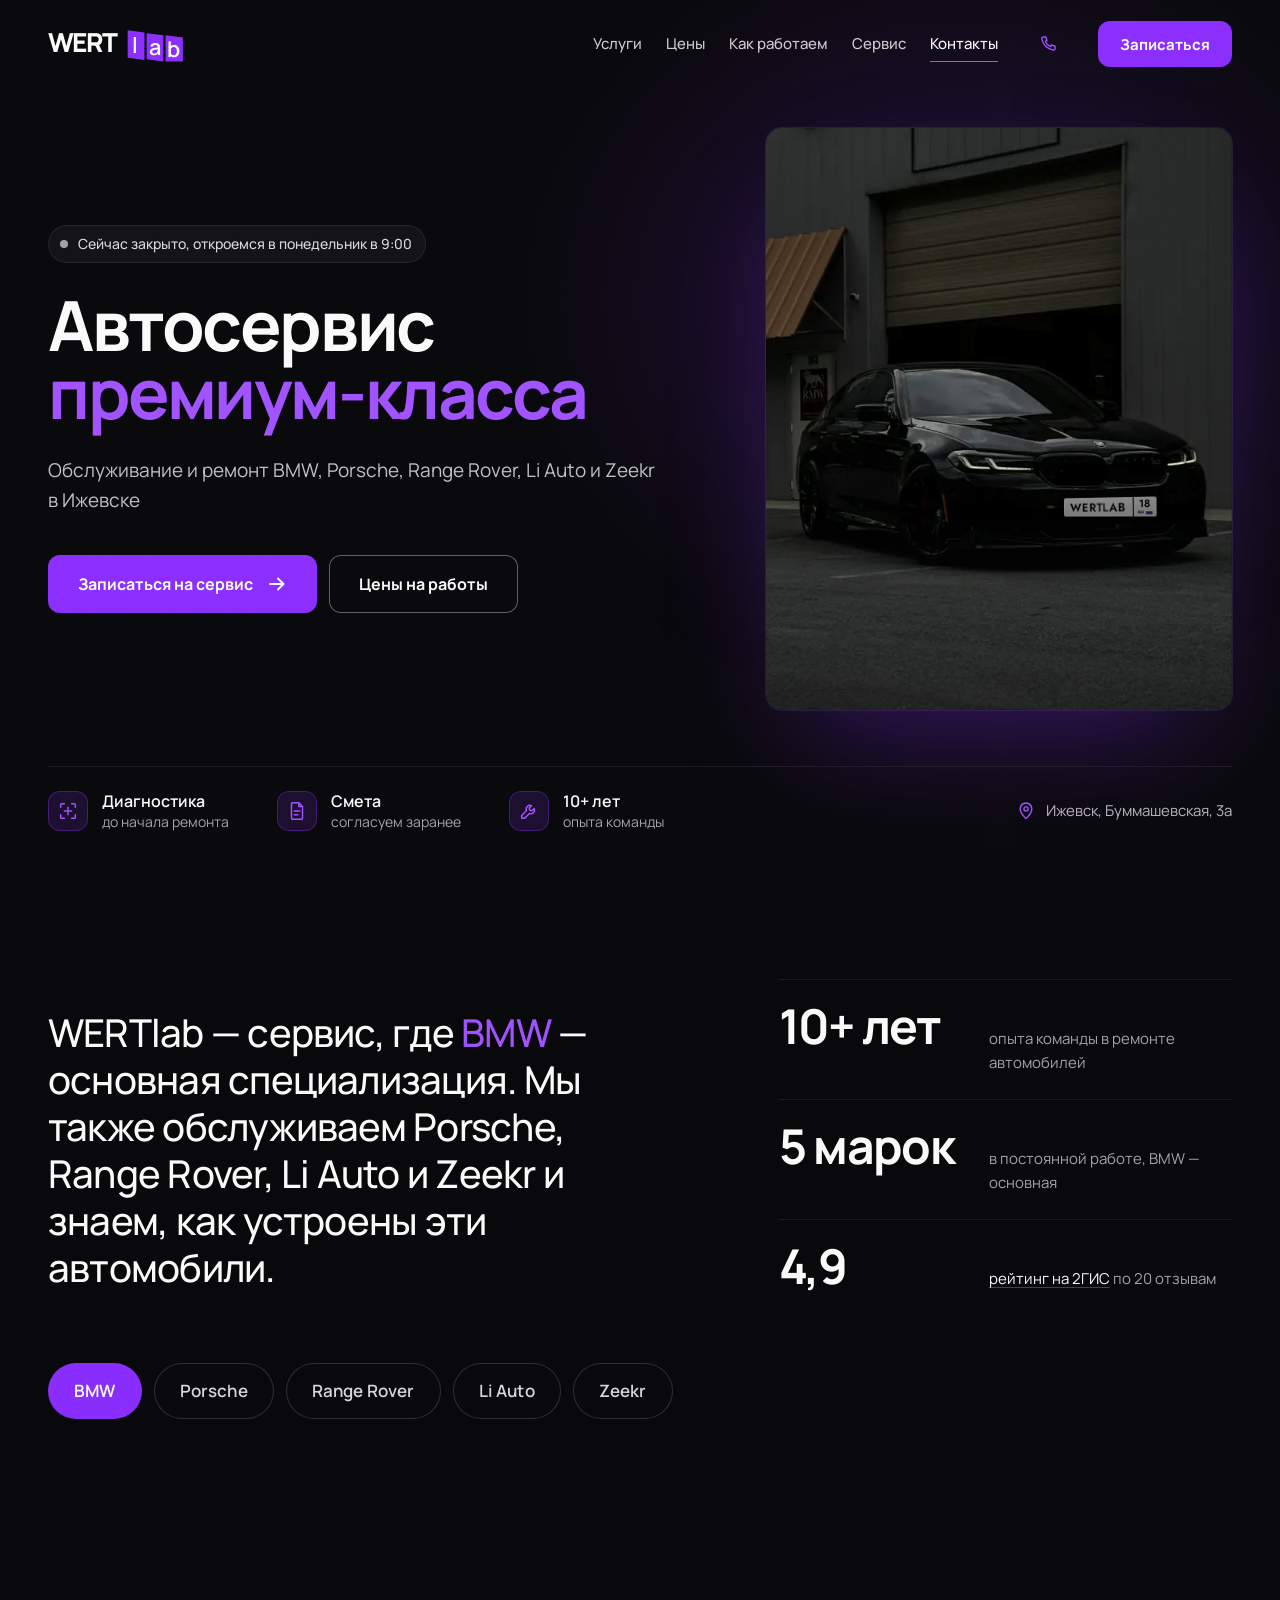
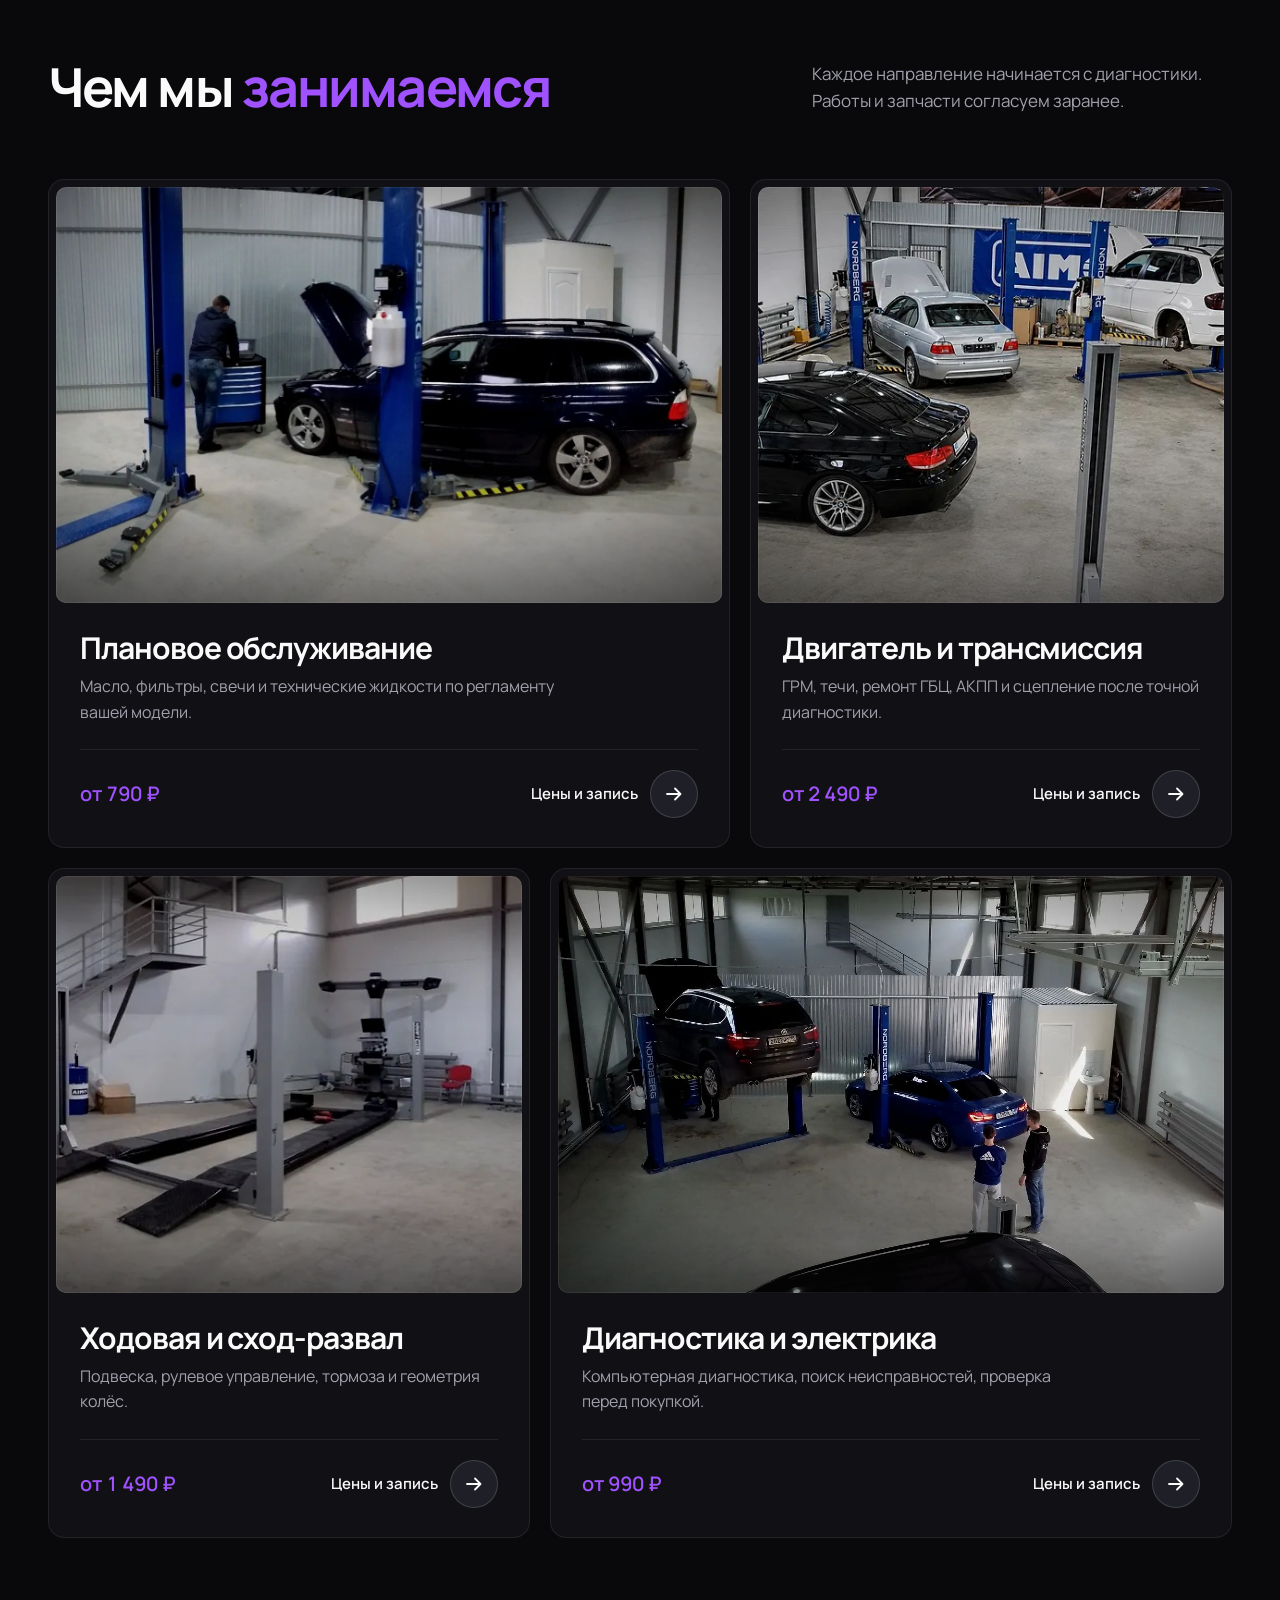
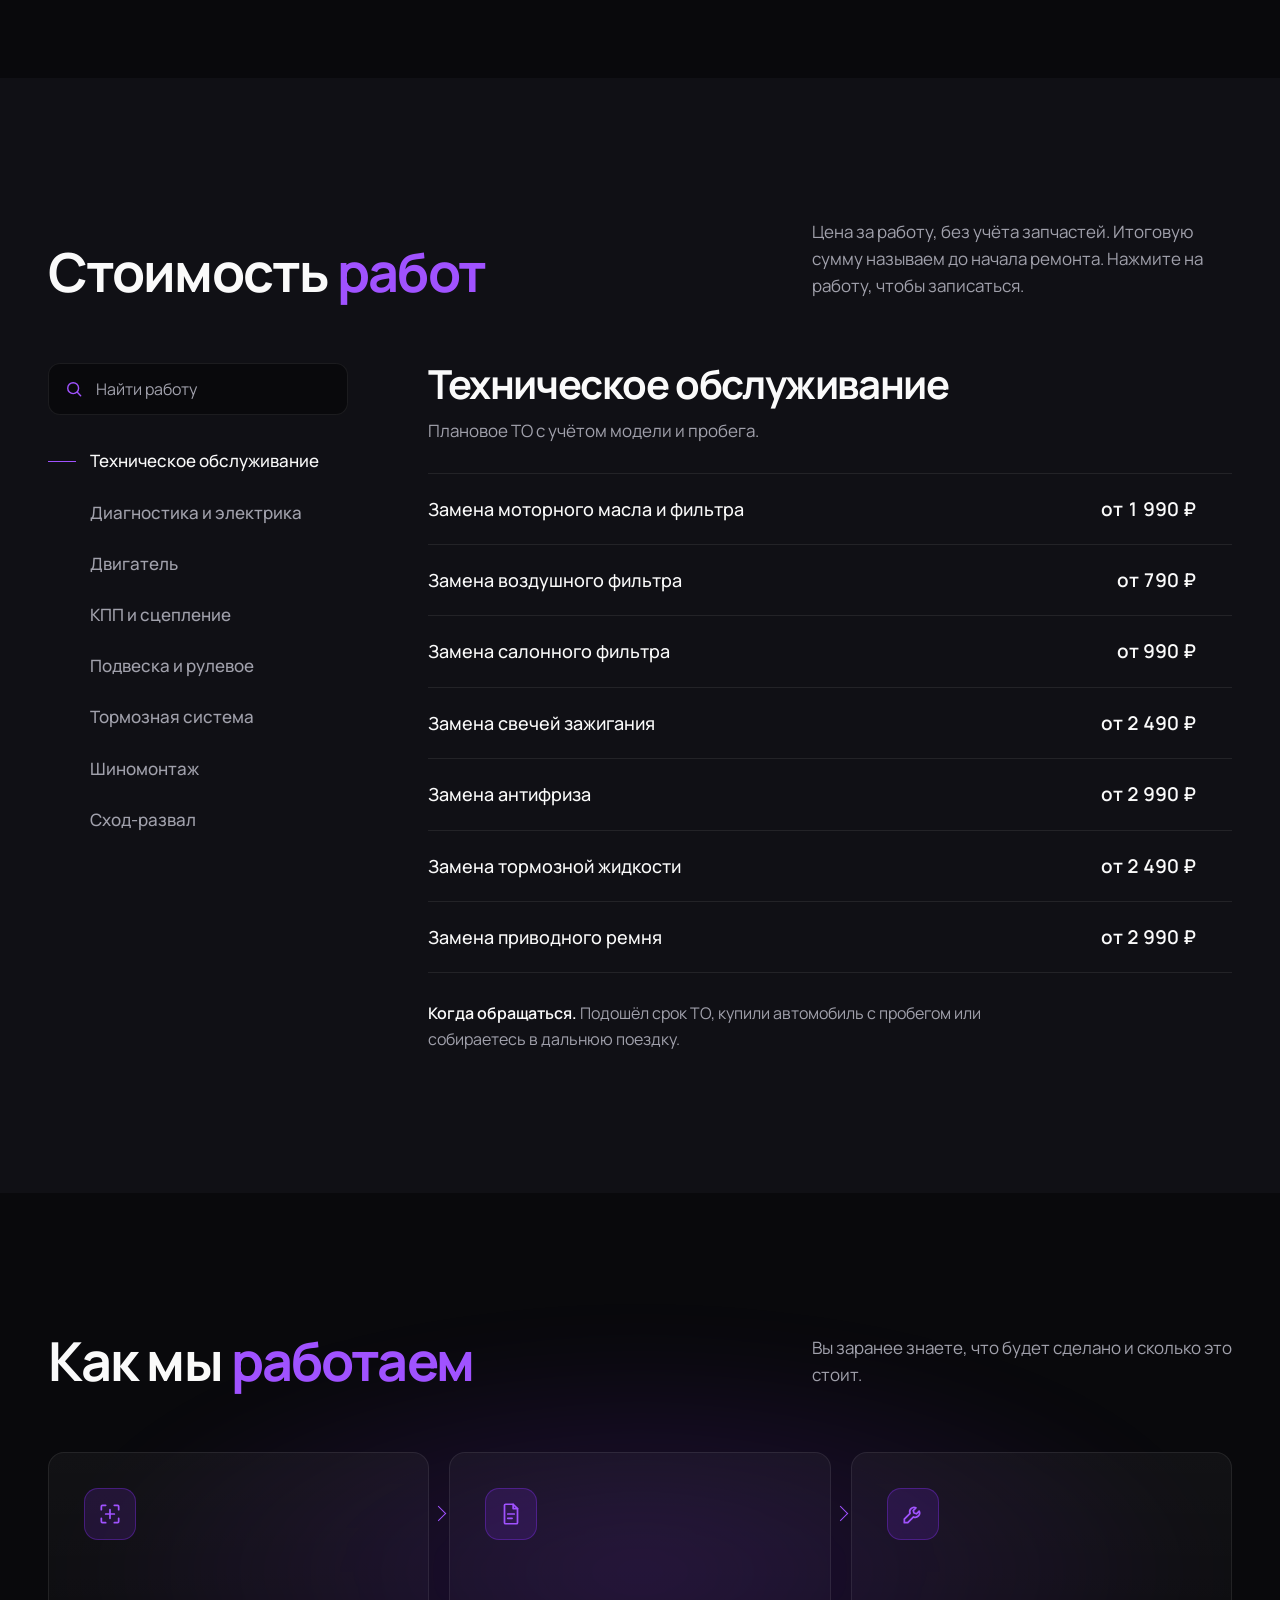
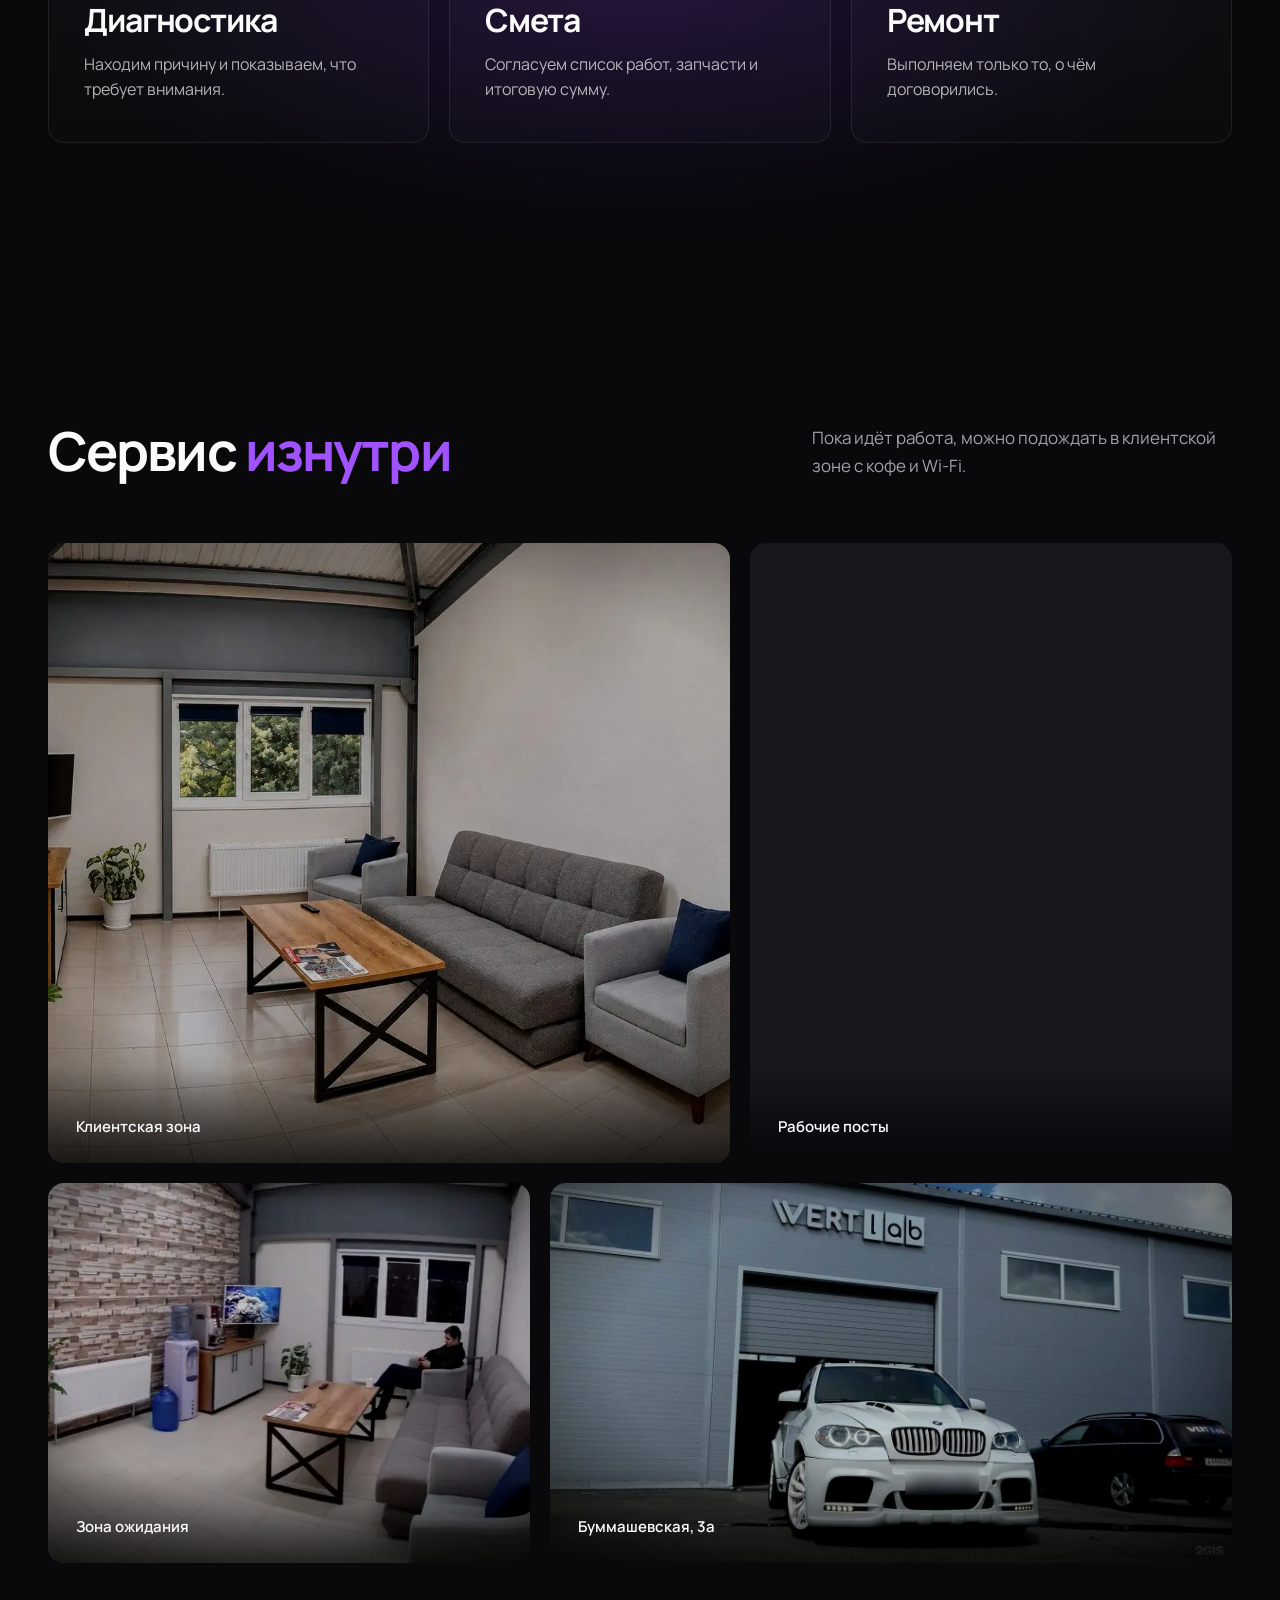
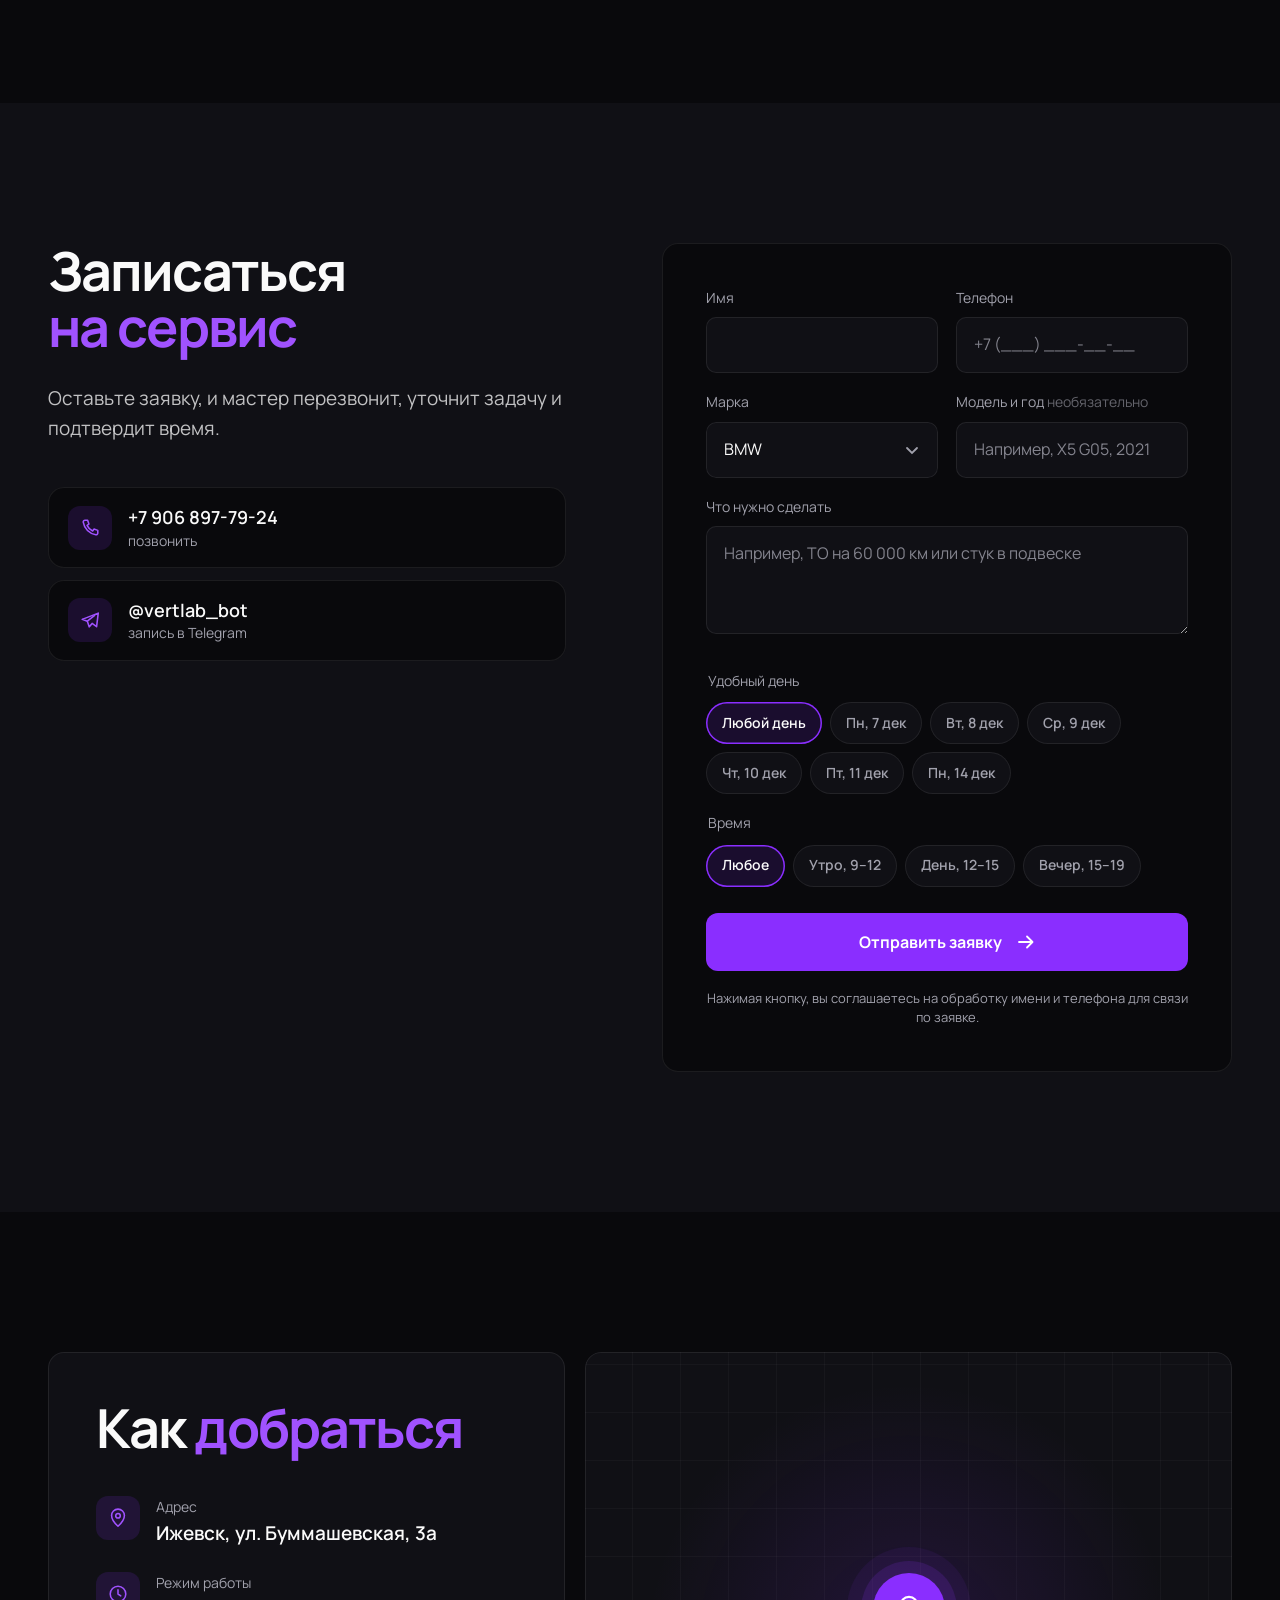
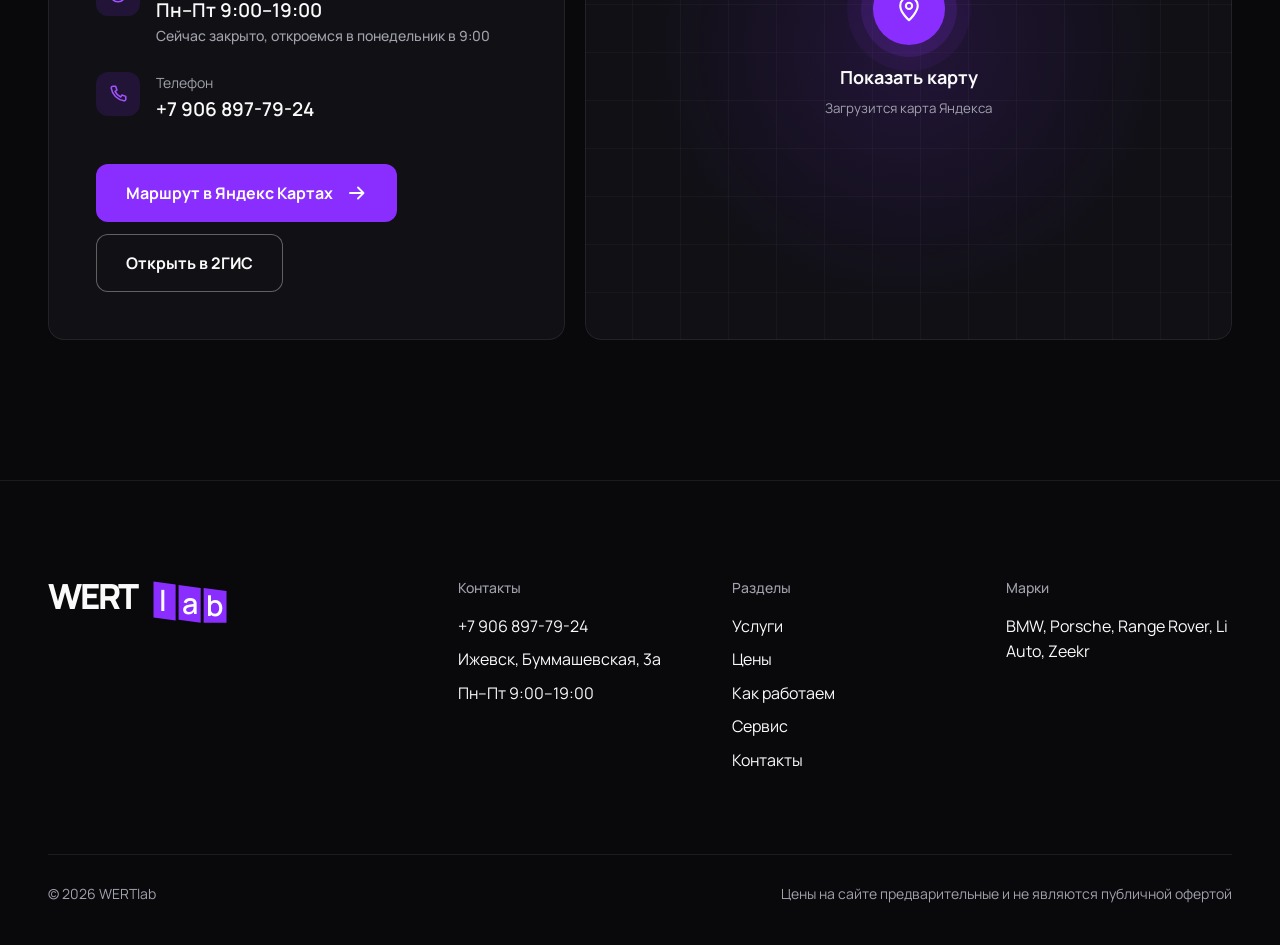
<file: index.html>
<!doctype html>
<html lang="ru">
<head>
<meta charset="utf-8">
<meta name="viewport" content="width=device-width,initial-scale=1,viewport-fit=cover">
<title>WERTlab — автосервис BMW премиум-класса в Ижевске</title>
<meta name="description" content="Обслуживание и ремонт BMW, Porsche, Range Rover, Li Auto и Zeekr в Ижевске. Диагностика до начала ремонта, смета согласуется заранее. Буммашевская, 3а.">
<meta name="theme-color" content="#09090c">
<meta name="color-scheme" content="dark">
<link rel="canonical" href="https://ivanich-neiro.github.io/wertlab-variants/">
<meta property="og:type" content="website"><meta property="og:locale" content="ru_RU"><meta property="og:site_name" content="WERTlab">
<meta property="og:title" content="WERTlab — автосервис премиум-класса в Ижевске"><meta property="og:description" content="BMW, Porsche, Range Rover, Li Auto и Zeekr. Диагностика, ТО и ремонт. Запись онлайн и в Telegram.">
<meta property="og:url" content="https://ivanich-neiro.github.io/wertlab-variants/"><meta property="og:image" content="https://ivanich-neiro.github.io/wertlab-variants/img/og.jpg"><meta property="og:image:width" content="1200"><meta property="og:image:height" content="630">
<meta name="twitter:card" content="summary_large_image">
<link rel="icon" href="favicon.svg" type="image/svg+xml"><link rel="apple-touch-icon" href="img/icon-180.png">
<link rel="preconnect" href="https://fonts.googleapis.com"><link rel="preconnect" href="https://fonts.gstatic.com" crossorigin>
<link rel="stylesheet" href="https://fonts.googleapis.com/css2?family=Manrope:wght@400;500;600;700;800&family=Jost:wght@600&display=swap">
<link rel="preload" as="image" href="img/hero-1200.webp" imagesrcset="img/hero-600.webp 600w, img/hero-1200.webp 1200w" imagesizes="(max-width:1100px) 100vw, 560px" fetchpriority="high">
<link rel="stylesheet" href="site.css?v=mwicpemo">
<script>if(!/[?&]static/.test(location.search))document.documentElement.classList.add('js');if(/tgWebApp/.test(location.hash+location.search)){document.documentElement.classList.add('tg');document.write('<script src="https://telegram.org/js/telegram-web-app.js"><\/script>')}</script>
<script type="application/ld+json">{"@context":"https://schema.org","@type":"AutoRepair","name":"WERTlab","url":"https://ivanich-neiro.github.io/wertlab-variants/","image":"https://ivanich-neiro.github.io/wertlab-variants/img/og.jpg","telephone":"+79068977924","address":{"@type":"PostalAddress","streetAddress":"ул. Буммашевская, 3а","addressLocality":"Ижевск","addressRegion":"Удмуртская Республика","addressCountry":"RU"},"geo":{"@type":"GeoCoordinates","latitude":56.882068,"longitude":53.226512},"openingHoursSpecification":[{"@type":"OpeningHoursSpecification","dayOfWeek":["Monday","Tuesday","Wednesday","Thursday","Friday"],"opens":"09:00","closes":"19:00"}],"priceRange":"₽₽₽","brand":[{"@type":"Brand","name":"BMW"},{"@type":"Brand","name":"Porsche"},{"@type":"Brand","name":"Range Rover"},{"@type":"Brand","name":"Li Auto"},{"@type":"Brand","name":"Zeekr"}],"sameAs":["https://2gis.ru/izhevsk/firm/70000001037240729"]}</script>
</head>
<body>
<a class="skip" href="#main">Перейти к содержанию</a>
<header class="nav" id="nav"><div class="wrap nav-in">
<a href="#top" class="brand" aria-label="WERTlab, на главную"><svg viewBox="0 0 244 62" role="img" aria-label="WERTlab" class="wordmark "><text x="0" y="44" class="wert">WERT</text><g class="lab-blocks"><path d="M143 6 173 10 173 59 143 55Z"/><path d="M177 11 207 15 207 62 177 58Z"/><path d="M211 15 242 19 242 62 211 62Z"/></g><g class="lab-text"><text x="151" y="46">l</text><text x="181" y="50">a</text><text x="214" y="53">b</text></g></svg></a>
<nav class="nav-links" aria-label="Основное меню"><a href="#services">Услуги</a><a href="#prices">Цены</a><a href="#process">Как работаем</a><a href="#studio">Сервис</a><a href="#contacts">Контакты</a></nav>
<a class="nav-phone" href="tel:+79068977924"><svg class="ico" viewBox="0 0 24 24" aria-hidden="true"><path d="M6.6 3.5h2.8l1.4 4.2-2 1.4a12 12 0 0 0 6.1 6.1l1.4-2 4.2 1.4v2.8a2 2 0 0 1-2.2 2A16.6 16.6 0 0 1 4.6 5.7a2 2 0 0 1 2-2.2Z"/></svg><span>+7 906 897-79-24</span></a>
<a class="btn btn-sm nav-cta" href="#booking"><span>Записаться</span></a>
<button class="burger" type="button" aria-label="Открыть меню" aria-expanded="false" aria-controls="menu"><svg viewBox="0 0 24 24" aria-hidden="true"><path d="M4 8h16M4 16h16"/></svg></button>
</div></header>

<div class="menu" id="menu" hidden><div class="menu-in">
<div class="menu-top"><svg viewBox="0 0 244 62" role="img" aria-label="WERTlab" class="wordmark "><text x="0" y="44" class="wert">WERT</text><g class="lab-blocks"><path d="M143 6 173 10 173 59 143 55Z"/><path d="M177 11 207 15 207 62 177 58Z"/><path d="M211 15 242 19 242 62 211 62Z"/></g><g class="lab-text"><text x="151" y="46">l</text><text x="181" y="50">a</text><text x="214" y="53">b</text></g></svg><button class="burger" type="button" data-close aria-label="Закрыть меню"><svg viewBox="0 0 24 24" aria-hidden="true"><path d="M6 6l12 12M18 6 6 18"/></svg></button></div>
<nav aria-label="Мобильное меню"><a href="#services" data-close>Услуги</a><a href="#prices" data-close>Цены</a><a href="#process" data-close>Как работаем</a><a href="#studio" data-close>Сервис</a><a href="#contacts" data-close>Контакты</a></nav>
<div class="menu-foot"><a class="btn btn-wide" href="#booking" data-close><span>Записаться на сервис</span><svg class="arr" viewBox="0 0 20 20" aria-hidden="true"><path d="M3 10h13M11 4.5 16.5 10 11 15.5"/></svg></a><a class="btn btn-ghost btn-wide" href="tel:+79068977924"><span>+7 906 897-79-24</span></a><p>Ижевск, ул. Буммашевская, 3а<br>Пн–Пт 9:00–19:00</p></div>
</div></div>

<main id="main">
<section class="hero" id="top"><div class="wrap hero-grid">
<div class="hero-copy">
<p class="status rv" data-status><i></i><span>Пн–Пт 9:00–19:00</span></p>
<h1 class="rv">Автосервис<br><em>премиум-класса</em></h1>
<p class="lead rv">Обслуживание и ремонт BMW, Porsche, Range Rover, Li Auto и Zeekr в Ижевске</p>
<div class="actions rv"><a class="btn" href="#booking"><span>Записаться на сервис</span><svg class="arr" viewBox="0 0 20 20" aria-hidden="true"><path d="M3 10h13M11 4.5 16.5 10 11 15.5"/></svg></a><a class="btn btn-ghost" href="#prices"><span>Цены на работы</span></a></div>
</div>
<figure class="hero-photo"><img src="img/hero-600.webp" srcset="img/hero-600.webp 600w, img/hero-1200.webp 1200w" sizes="(max-width:1100px) 100vw, 560px" alt="Чёрный BMW 5 серии с номером WERTLAB 18" fetchpriority="high" ><span class="plate" aria-hidden="true"><span class="pl-main">WERTLAB</span><span class="pl-reg"><b>18</b><small>RUS<i></i></small></span></span></figure>
</div>
<div class="wrap hero-bar"><ul class="feats">
<li><svg viewBox="0 0 24 24" aria-hidden="true"><path d="M4 8V5a1 1 0 0 1 1-1h3M16 4h3a1 1 0 0 1 1 1v3M20 16v3a1 1 0 0 1-1 1h-3M8 20H5a1 1 0 0 1-1-1v-3"/><path d="M8 12h8M12 8v8"/></svg><span><b>Диагностика</b>до начала ремонта</span></li>
<li><svg viewBox="0 0 24 24" aria-hidden="true"><path d="M7 3h7l4 4v13a1 1 0 0 1-1 1H7a1 1 0 0 1-1-1V4a1 1 0 0 1 1-1Z"/><path d="M14 3v4h4M9 12h6M9 16h4"/></svg><span><b>Смета</b>согласуем заранее</span></li>
<li><svg viewBox="0 0 24 24" aria-hidden="true"><path d="M14.7 6.3a4 4 0 0 0-5.4 5.2L4 16.8V20h3.2l5.3-5.3a4 4 0 0 0 5.2-5.4l-2.5 2.5-2.3-.7-.7-2.3Z"/></svg><span><b>10+ лет</b>опыта команды</span></li></ul>
<a class="hb-addr" href="https://2gis.ru/izhevsk/firm/70000001037240729" target="_blank" rel="noopener"><svg class="ico" viewBox="0 0 24 24" aria-hidden="true"><path d="M12 21s7-6.2 7-11.7A7 7 0 0 0 5 9.3C5 14.8 12 21 12 21Z"/><circle cx="12" cy="9.5" r="2.5"/></svg>Ижевск, Буммашевская, 3а</a></div>
</section>

<section class="intro section"><div class="wrap intro-grid">
<p class="statement rv">WERTlab — сервис, где <em>BMW</em> — основная специализация. Мы также обслуживаем Porsche, Range Rover, Li Auto и Zeekr и знаем, как устроены эти автомобили.</p>
<dl class="facts rv"><div><dt>10+ лет</dt><dd>опыта команды в ремонте автомобилей</dd></div><div><dt>5 марок</dt><dd>в постоянной работе, BMW — основная</dd></div><div><dt>4,9</dt><dd><a href="https://2gis.ru/izhevsk/firm/70000001037240729" target="_blank" rel="noopener">рейтинг на 2ГИС</a> по 20 отзывам</dd></div></dl>
</div>
<div class="wrap brands rv" aria-label="Марки на обслуживании"><span class="main">BMW</span><span class="">Porsche</span><span class="">Range Rover</span><span class="">Li Auto</span><span class="">Zeekr</span></div>
</section>

<section class="section" id="services"><div class="wrap">
<div class="head rv"><h2>Чем мы <em>занимаемся</em></h2><p>Каждое направление начинается с диагностики. Работы и запчасти согласуем заранее.</p></div>
<div class="tiles"><a class="tile t0 rv" href="#prices" data-cat="maintenance"><figure class="ph"><img src="img/service-maintenance-720.webp" srcset="img/service-maintenance-720.webp 720w, img/service-maintenance-1440.webp 1440w" sizes="(max-width:760px) 100vw, (max-width:1100px) 50vw, 58vw" alt="Мастер обслуживает BMW 5 серии на подъёмнике" loading="lazy" decoding="async" ></figure>
<div class="tile-body"><h3>Плановое обслуживание</h3><p>Масло, фильтры, свечи и технические жидкости по регламенту вашей модели.</p><span class="tile-foot"><b>от 790 ₽</b><span class="tile-go"><span>Цены и запись</span><i><svg class="arr" viewBox="0 0 20 20" aria-hidden="true"><path d="M3 10h13M11 4.5 16.5 10 11 15.5"/></svg></i></span></span></div></a><a class="tile t1 rv" href="#prices" data-cat="engine"><figure class="ph"><img src="img/service-engine-720.webp" srcset="img/service-engine-720.webp 720w, img/service-engine-1440.webp 1440w" sizes="(max-width:760px) 100vw, (max-width:1100px) 50vw, 42vw" alt="Автомобили BMW на постах ремонта" loading="lazy" decoding="async" ></figure>
<div class="tile-body"><h3>Двигатель и трансмиссия</h3><p>ГРМ, течи, ремонт ГБЦ, АКПП и сцепление после точной диагностики.</p><span class="tile-foot"><b>от 2 490 ₽</b><span class="tile-go"><span>Цены и запись</span><i><svg class="arr" viewBox="0 0 20 20" aria-hidden="true"><path d="M3 10h13M11 4.5 16.5 10 11 15.5"/></svg></i></span></span></div></a><a class="tile t2 rv" href="#prices" data-cat="suspension"><figure class="ph"><img src="img/service-suspension-720.webp" srcset="img/service-suspension-720.webp 720w, img/service-suspension-1440.webp 1440w" sizes="(max-width:760px) 100vw, (max-width:1100px) 50vw, 42vw" alt="Стенд сход-развала" loading="lazy" decoding="async" ></figure>
<div class="tile-body"><h3>Ходовая и сход-развал</h3><p>Подвеска, рулевое управление, тормоза и геометрия колёс.</p><span class="tile-foot"><b>от 1 490 ₽</b><span class="tile-go"><span>Цены и запись</span><i><svg class="arr" viewBox="0 0 20 20" aria-hidden="true"><path d="M3 10h13M11 4.5 16.5 10 11 15.5"/></svg></i></span></span></div></a><a class="tile t3 rv" href="#prices" data-cat="diagnostics"><figure class="ph"><img src="img/service-diagnostics-720.webp" srcset="img/service-diagnostics-720.webp 720w, img/service-diagnostics-1440.webp 1440w" sizes="(max-width:760px) 100vw, (max-width:1100px) 50vw, 58vw" alt="Диагностика автомобиля на подъёмнике" loading="lazy" decoding="async" ></figure>
<div class="tile-body"><h3>Диагностика и электрика</h3><p>Компьютерная диагностика, поиск неисправностей, проверка перед покупкой.</p><span class="tile-foot"><b>от 990 ₽</b><span class="tile-go"><span>Цены и запись</span><i><svg class="arr" viewBox="0 0 20 20" aria-hidden="true"><path d="M3 10h13M11 4.5 16.5 10 11 15.5"/></svg></i></span></span></div></a></div>
</div></section>

<section class="section prices-sec" id="prices"><div class="wrap">
<div class="head rv"><h2>Стоимость <em>работ</em></h2><p>Цена за работу, без учёта запчастей. Итоговую сумму называем до начала ремонта. Нажмите на работу, чтобы записаться.</p></div>
<div class="pl rv">
<div class="pl-side">
<label class="pl-search"><svg class="ico" viewBox="0 0 24 24" aria-hidden="true"><circle cx="11" cy="11" r="6.5"/><path d="m16 16 4 4"/></svg><input type="search" id="pl-q" placeholder="Найти работу" autocomplete="off" aria-label="Поиск по прайсу"></label>
<div class="pl-tabs" role="tablist" aria-label="Категории работ"><button type="button" role="tab" class="pl-tab" id="tab-maintenance" data-cat="maintenance" aria-controls="pl-maintenance" aria-selected="true" tabindex="0">Техническое обслуживание</button><button type="button" role="tab" class="pl-tab" id="tab-diagnostics" data-cat="diagnostics" aria-controls="pl-diagnostics" aria-selected="false" tabindex="-1">Диагностика и электрика</button><button type="button" role="tab" class="pl-tab" id="tab-engine" data-cat="engine" aria-controls="pl-engine" aria-selected="false" tabindex="-1">Двигатель</button><button type="button" role="tab" class="pl-tab" id="tab-transmission" data-cat="transmission" aria-controls="pl-transmission" aria-selected="false" tabindex="-1">КПП и сцепление</button><button type="button" role="tab" class="pl-tab" id="tab-suspension" data-cat="suspension" aria-controls="pl-suspension" aria-selected="false" tabindex="-1">Подвеска и рулевое</button><button type="button" role="tab" class="pl-tab" id="tab-brakes" data-cat="brakes" aria-controls="pl-brakes" aria-selected="false" tabindex="-1">Тормозная система</button><button type="button" role="tab" class="pl-tab" id="tab-tires" data-cat="tires" aria-controls="pl-tires" aria-selected="false" tabindex="-1">Шиномонтаж</button><button type="button" role="tab" class="pl-tab" id="tab-alignment" data-cat="alignment" aria-controls="pl-alignment" aria-selected="false" tabindex="-1">Сход-развал</button></div>
</div>
<div class="pl-body" id="pl"><div class="pl-group" id="pl-maintenance" role="tabpanel" aria-labelledby="tab-maintenance" data-group="maintenance" >
<div class="pl-head"><h3>Техническое обслуживание</h3><p>Плановое ТО с учётом модели и пробега.</p></div>
<ul class="pl-rows"><li><button type="button" class="pl-row" data-work="Замена моторного масла и фильтра" data-price="1990" data-group-name="ТО"><span class="pl-name">Замена моторного масла и фильтра</span><span class="pl-price">от 1 990 ₽</span><svg class="arr" viewBox="0 0 20 20" aria-hidden="true"><path d="M3 10h13M11 4.5 16.5 10 11 15.5"/></svg></button></li><li><button type="button" class="pl-row" data-work="Замена воздушного фильтра" data-price="790" data-group-name="ТО"><span class="pl-name">Замена воздушного фильтра</span><span class="pl-price">от 790 ₽</span><svg class="arr" viewBox="0 0 20 20" aria-hidden="true"><path d="M3 10h13M11 4.5 16.5 10 11 15.5"/></svg></button></li><li><button type="button" class="pl-row" data-work="Замена салонного фильтра" data-price="990" data-group-name="ТО"><span class="pl-name">Замена салонного фильтра</span><span class="pl-price">от 990 ₽</span><svg class="arr" viewBox="0 0 20 20" aria-hidden="true"><path d="M3 10h13M11 4.5 16.5 10 11 15.5"/></svg></button></li><li><button type="button" class="pl-row" data-work="Замена свечей зажигания" data-price="2490" data-group-name="ТО"><span class="pl-name">Замена свечей зажигания</span><span class="pl-price">от 2 490 ₽</span><svg class="arr" viewBox="0 0 20 20" aria-hidden="true"><path d="M3 10h13M11 4.5 16.5 10 11 15.5"/></svg></button></li><li><button type="button" class="pl-row" data-work="Замена антифриза" data-price="2990" data-group-name="ТО"><span class="pl-name">Замена антифриза</span><span class="pl-price">от 2 990 ₽</span><svg class="arr" viewBox="0 0 20 20" aria-hidden="true"><path d="M3 10h13M11 4.5 16.5 10 11 15.5"/></svg></button></li><li><button type="button" class="pl-row" data-work="Замена тормозной жидкости" data-price="2490" data-group-name="ТО"><span class="pl-name">Замена тормозной жидкости</span><span class="pl-price">от 2 490 ₽</span><svg class="arr" viewBox="0 0 20 20" aria-hidden="true"><path d="M3 10h13M11 4.5 16.5 10 11 15.5"/></svg></button></li><li><button type="button" class="pl-row" data-work="Замена приводного ремня" data-price="2990" data-group-name="ТО"><span class="pl-name">Замена приводного ремня</span><span class="pl-price">от 2 990 ₽</span><svg class="arr" viewBox="0 0 20 20" aria-hidden="true"><path d="M3 10h13M11 4.5 16.5 10 11 15.5"/></svg></button></li></ul>
<p class="pl-when"><b>Когда обращаться.</b> Подошёл срок ТО, купили автомобиль с пробегом или собираетесь в дальнюю поездку.</p></div><div class="pl-group" id="pl-diagnostics" role="tabpanel" aria-labelledby="tab-diagnostics" data-group="diagnostics" hidden>
<div class="pl-head"><h3>Диагностика и электрика</h3><p>Ищем причину неисправности, а не меняем всё подряд.</p></div>
<ul class="pl-rows"><li><button type="button" class="pl-row" data-work="Компьютерная диагностика" data-price="2490" data-group-name="Диагностика"><span class="pl-name">Компьютерная диагностика</span><span class="pl-price">от 2 490 ₽</span><svg class="arr" viewBox="0 0 20 20" aria-hidden="true"><path d="M3 10h13M11 4.5 16.5 10 11 15.5"/></svg></button></li><li><button type="button" class="pl-row" data-work="Поиск неисправности электрики" data-price="2990" data-group-name="Диагностика"><span class="pl-name">Поиск неисправности электрики</span><span class="pl-price">от 2 990 ₽</span><svg class="arr" viewBox="0 0 20 20" aria-hidden="true"><path d="M3 10h13M11 4.5 16.5 10 11 15.5"/></svg></button></li><li><button type="button" class="pl-row" data-work="Проверка датчика" data-price="1490" data-group-name="Диагностика"><span class="pl-name">Проверка датчика</span><span class="pl-price">от 1 490 ₽</span><svg class="arr" viewBox="0 0 20 20" aria-hidden="true"><path d="M3 10h13M11 4.5 16.5 10 11 15.5"/></svg></button></li><li><button type="button" class="pl-row" data-work="Диагностика системы зажигания" data-price="2490" data-group-name="Диагностика"><span class="pl-name">Диагностика системы зажигания</span><span class="pl-price">от 2 490 ₽</span><svg class="arr" viewBox="0 0 20 20" aria-hidden="true"><path d="M3 10h13M11 4.5 16.5 10 11 15.5"/></svg></button></li><li><button type="button" class="pl-row" data-work="Проверка АКБ и зарядки" data-price="990" data-group-name="Диагностика"><span class="pl-name">Проверка АКБ и зарядки</span><span class="pl-price">от 990 ₽</span><svg class="arr" viewBox="0 0 20 20" aria-hidden="true"><path d="M3 10h13M11 4.5 16.5 10 11 15.5"/></svg></button></li><li><button type="button" class="pl-row" data-work="Проверка перед покупкой" data-price="7990" data-group-name="Диагностика"><span class="pl-name">Проверка перед покупкой</span><span class="pl-price">от 7 990 ₽</span><svg class="arr" viewBox="0 0 20 20" aria-hidden="true"><path d="M3 10h13M11 4.5 16.5 10 11 15.5"/></svg></button></li></ul>
<p class="pl-when"><b>Когда обращаться.</b> Горит ошибка, не работает оборудование или нужна проверка перед покупкой.</p></div><div class="pl-group" id="pl-engine" role="tabpanel" aria-labelledby="tab-engine" data-group="engine" hidden>
<div class="pl-head"><h3>Двигатель</h3><p>Объём ремонта определяем по результатам диагностики.</p></div>
<ul class="pl-rows"><li><button type="button" class="pl-row" data-work="Диагностика двигателя" data-price="2490" data-group-name="Двигатель"><span class="pl-name">Диагностика двигателя</span><span class="pl-price">от 2 490 ₽</span><svg class="arr" viewBox="0 0 20 20" aria-hidden="true"><path d="M3 10h13M11 4.5 16.5 10 11 15.5"/></svg></button></li><li><button type="button" class="pl-row" data-work="Замена цепи ГРМ" data-price="29990" data-group-name="Двигатель"><span class="pl-name">Замена цепи ГРМ</span><span class="pl-price">от 29 990 ₽</span><svg class="arr" viewBox="0 0 20 20" aria-hidden="true"><path d="M3 10h13M11 4.5 16.5 10 11 15.5"/></svg></button></li><li><button type="button" class="pl-row" data-work="Замена ремня ГРМ" data-price="11990" data-group-name="Двигатель"><span class="pl-name">Замена ремня ГРМ</span><span class="pl-price">от 11 990 ₽</span><svg class="arr" viewBox="0 0 20 20" aria-hidden="true"><path d="M3 10h13M11 4.5 16.5 10 11 15.5"/></svg></button></li><li><button type="button" class="pl-row" data-work="Устранение течи масла" data-price="4990" data-group-name="Двигатель"><span class="pl-name">Устранение течи масла</span><span class="pl-price">от 4 990 ₽</span><svg class="arr" viewBox="0 0 20 20" aria-hidden="true"><path d="M3 10h13M11 4.5 16.5 10 11 15.5"/></svg></button></li><li><button type="button" class="pl-row" data-work="Замена термостата" data-price="4990" data-group-name="Двигатель"><span class="pl-name">Замена термостата</span><span class="pl-price">от 4 990 ₽</span><svg class="arr" viewBox="0 0 20 20" aria-hidden="true"><path d="M3 10h13M11 4.5 16.5 10 11 15.5"/></svg></button></li><li><button type="button" class="pl-row" data-work="Ремонт ГБЦ" data-price="24990" data-group-name="Двигатель"><span class="pl-name">Ремонт ГБЦ</span><span class="pl-price">от 24 990 ₽</span><svg class="arr" viewBox="0 0 20 20" aria-hidden="true"><path d="M3 10h13M11 4.5 16.5 10 11 15.5"/></svg></button></li><li><button type="button" class="pl-row" data-work="Капитальный ремонт двигателя" data-price="69990" data-group-name="Двигатель"><span class="pl-name">Капитальный ремонт двигателя</span><span class="pl-price">от 69 990 ₽</span><svg class="arr" viewBox="0 0 20 20" aria-hidden="true"><path d="M3 10h13M11 4.5 16.5 10 11 15.5"/></svg></button></li></ul>
<p class="pl-when"><b>Когда обращаться.</b> Двигатель работает неровно, расходует масло, перегревается или теряет мощность.</p></div><div class="pl-group" id="pl-transmission" role="tabpanel" aria-labelledby="tab-transmission" data-group="transmission" hidden>
<div class="pl-head"><h3>КПП и сцепление</h3><p>АКПП, МКПП, раздаточная коробка и приводы.</p></div>
<ul class="pl-rows"><li><button type="button" class="pl-row" data-work="Диагностика коробки передач" data-price="2490" data-group-name="КПП"><span class="pl-name">Диагностика коробки передач</span><span class="pl-price">от 2 490 ₽</span><svg class="arr" viewBox="0 0 20 20" aria-hidden="true"><path d="M3 10h13M11 4.5 16.5 10 11 15.5"/></svg></button></li><li><button type="button" class="pl-row" data-work="Замена масла в АКПП" data-price="5990" data-group-name="КПП"><span class="pl-name">Замена масла в АКПП</span><span class="pl-price">от 5 990 ₽</span><svg class="arr" viewBox="0 0 20 20" aria-hidden="true"><path d="M3 10h13M11 4.5 16.5 10 11 15.5"/></svg></button></li><li><button type="button" class="pl-row" data-work="Ремонт АКПП" data-price="39990" data-group-name="КПП"><span class="pl-name">Ремонт АКПП</span><span class="pl-price">от 39 990 ₽</span><svg class="arr" viewBox="0 0 20 20" aria-hidden="true"><path d="M3 10h13M11 4.5 16.5 10 11 15.5"/></svg></button></li><li><button type="button" class="pl-row" data-work="Ремонт МКПП" data-price="24990" data-group-name="КПП"><span class="pl-name">Ремонт МКПП</span><span class="pl-price">от 24 990 ₽</span><svg class="arr" viewBox="0 0 20 20" aria-hidden="true"><path d="M3 10h13M11 4.5 16.5 10 11 15.5"/></svg></button></li><li><button type="button" class="pl-row" data-work="Замена сцепления" data-price="21990" data-group-name="КПП"><span class="pl-name">Замена сцепления</span><span class="pl-price">от 21 990 ₽</span><svg class="arr" viewBox="0 0 20 20" aria-hidden="true"><path d="M3 10h13M11 4.5 16.5 10 11 15.5"/></svg></button></li><li><button type="button" class="pl-row" data-work="Замена маховика при снятой КПП" data-price="4990" data-group-name="КПП"><span class="pl-name">Замена маховика при снятой КПП</span><span class="pl-price">от 4 990 ₽</span><svg class="arr" viewBox="0 0 20 20" aria-hidden="true"><path d="M3 10h13M11 4.5 16.5 10 11 15.5"/></svg></button></li><li><button type="button" class="pl-row" data-work="Замена масла в раздаточной коробке" data-price="2490" data-group-name="КПП"><span class="pl-name">Замена масла в раздаточной коробке</span><span class="pl-price">от 2 490 ₽</span><svg class="arr" viewBox="0 0 20 20" aria-hidden="true"><path d="M3 10h13M11 4.5 16.5 10 11 15.5"/></svg></button></li><li><button type="button" class="pl-row" data-work="Замена ШРУСа" data-price="4990" data-group-name="КПП"><span class="pl-name">Замена ШРУСа</span><span class="pl-price">от 4 990 ₽</span><svg class="arr" viewBox="0 0 20 20" aria-hidden="true"><path d="M3 10h13M11 4.5 16.5 10 11 15.5"/></svg></button></li></ul>
<p class="pl-when"><b>Когда обращаться.</b> Рывки, задержки переключения, пробуксовка, гул или вибрации.</p></div><div class="pl-group" id="pl-suspension" role="tabpanel" aria-labelledby="tab-suspension" data-group="suspension" hidden>
<div class="pl-head"><h3>Подвеска и рулевое</h3><p>Проверка ходовой и замена изношенных деталей.</p></div>
<ul class="pl-rows"><li><button type="button" class="pl-row" data-work="Диагностика ходовой части" data-price="1490" data-group-name="Подвеска"><span class="pl-name">Диагностика ходовой части</span><span class="pl-price">от 1 490 ₽</span><svg class="arr" viewBox="0 0 20 20" aria-hidden="true"><path d="M3 10h13M11 4.5 16.5 10 11 15.5"/></svg></button></li><li><button type="button" class="pl-row" data-work="Замена рычага подвески" data-price="2990" data-group-name="Подвеска"><span class="pl-name">Замена рычага подвески</span><span class="pl-price">от 2 990 ₽</span><svg class="arr" viewBox="0 0 20 20" aria-hidden="true"><path d="M3 10h13M11 4.5 16.5 10 11 15.5"/></svg></button></li><li><button type="button" class="pl-row" data-work="Замена сайлентблока" data-price="2490" data-group-name="Подвеска"><span class="pl-name">Замена сайлентблока</span><span class="pl-price">от 2 490 ₽</span><svg class="arr" viewBox="0 0 20 20" aria-hidden="true"><path d="M3 10h13M11 4.5 16.5 10 11 15.5"/></svg></button></li><li><button type="button" class="pl-row" data-work="Замена шаровой опоры" data-price="1990" data-group-name="Подвеска"><span class="pl-name">Замена шаровой опоры</span><span class="pl-price">от 1 990 ₽</span><svg class="arr" viewBox="0 0 20 20" aria-hidden="true"><path d="M3 10h13M11 4.5 16.5 10 11 15.5"/></svg></button></li><li><button type="button" class="pl-row" data-work="Замена рулевого наконечника" data-price="1990" data-group-name="Подвеска"><span class="pl-name">Замена рулевого наконечника</span><span class="pl-price">от 1 990 ₽</span><svg class="arr" viewBox="0 0 20 20" aria-hidden="true"><path d="M3 10h13M11 4.5 16.5 10 11 15.5"/></svg></button></li><li><button type="button" class="pl-row" data-work="Замена амортизатора" data-price="4490" data-group-name="Подвеска"><span class="pl-name">Замена амортизатора</span><span class="pl-price">от 4 490 ₽</span><svg class="arr" viewBox="0 0 20 20" aria-hidden="true"><path d="M3 10h13M11 4.5 16.5 10 11 15.5"/></svg></button></li><li><button type="button" class="pl-row" data-work="Замена ступичного подшипника" data-price="4990" data-group-name="Подвеска"><span class="pl-name">Замена ступичного подшипника</span><span class="pl-price">от 4 990 ₽</span><svg class="arr" viewBox="0 0 20 20" aria-hidden="true"><path d="M3 10h13M11 4.5 16.5 10 11 15.5"/></svg></button></li></ul>
<p class="pl-when"><b>Когда обращаться.</b> Стуки, люфт руля, вибрация, автомобиль хуже держит дорогу.</p></div><div class="pl-group" id="pl-brakes" role="tabpanel" aria-labelledby="tab-brakes" data-group="brakes" hidden>
<div class="pl-head"><h3>Тормозная система</h3><p>Колодки, диски, суппорты и жидкость.</p></div>
<ul class="pl-rows"><li><button type="button" class="pl-row" data-work="Замена тормозных колодок" data-price="2490" data-group-name="Тормоза"><span class="pl-name">Замена тормозных колодок</span><span class="pl-price">от 2 490 ₽</span><svg class="arr" viewBox="0 0 20 20" aria-hidden="true"><path d="M3 10h13M11 4.5 16.5 10 11 15.5"/></svg></button></li><li><button type="button" class="pl-row" data-work="Замена дисков и колодок" data-price="4990" data-group-name="Тормоза"><span class="pl-name">Замена дисков и колодок</span><span class="pl-price">от 4 990 ₽</span><svg class="arr" viewBox="0 0 20 20" aria-hidden="true"><path d="M3 10h13M11 4.5 16.5 10 11 15.5"/></svg></button></li><li><button type="button" class="pl-row" data-work="Обслуживание суппорта" data-price="2990" data-group-name="Тормоза"><span class="pl-name">Обслуживание суппорта</span><span class="pl-price">от 2 990 ₽</span><svg class="arr" viewBox="0 0 20 20" aria-hidden="true"><path d="M3 10h13M11 4.5 16.5 10 11 15.5"/></svg></button></li><li><button type="button" class="pl-row" data-work="Замена тормозного шланга" data-price="1990" data-group-name="Тормоза"><span class="pl-name">Замена тормозного шланга</span><span class="pl-price">от 1 990 ₽</span><svg class="arr" viewBox="0 0 20 20" aria-hidden="true"><path d="M3 10h13M11 4.5 16.5 10 11 15.5"/></svg></button></li><li><button type="button" class="pl-row" data-work="Прокачка тормозной системы" data-price="1990" data-group-name="Тормоза"><span class="pl-name">Прокачка тормозной системы</span><span class="pl-price">от 1 990 ₽</span><svg class="arr" viewBox="0 0 20 20" aria-hidden="true"><path d="M3 10h13M11 4.5 16.5 10 11 15.5"/></svg></button></li></ul>
<p class="pl-when"><b>Когда обращаться.</b> Скрип или биение, увеличился ход педали, загорелся индикатор износа.</p></div><div class="pl-group" id="pl-tires" role="tabpanel" aria-labelledby="tab-tires" data-group="tires" hidden>
<div class="pl-head"><h3>Шиномонтаж</h3><p>Цена зависит от диаметра диска и типа шины.</p></div>
<ul class="pl-rows"><li><button type="button" class="pl-row" data-work="Шиномонтаж 4 колёс R17" data-price="3990" data-group-name="Шиномонтаж"><span class="pl-name">Шиномонтаж 4 колёс R17</span><span class="pl-price">от 3 990 ₽</span><svg class="arr" viewBox="0 0 20 20" aria-hidden="true"><path d="M3 10h13M11 4.5 16.5 10 11 15.5"/></svg></button></li><li><button type="button" class="pl-row" data-work="Шиномонтаж 4 колёс R18" data-price="4490" data-group-name="Шиномонтаж"><span class="pl-name">Шиномонтаж 4 колёс R18</span><span class="pl-price">от 4 490 ₽</span><svg class="arr" viewBox="0 0 20 20" aria-hidden="true"><path d="M3 10h13M11 4.5 16.5 10 11 15.5"/></svg></button></li><li><button type="button" class="pl-row" data-work="Шиномонтаж 4 колёс R19–R20" data-price="5990" data-group-name="Шиномонтаж"><span class="pl-name">Шиномонтаж 4 колёс R19–R20</span><span class="pl-price">от 5 990 ₽</span><svg class="arr" viewBox="0 0 20 20" aria-hidden="true"><path d="M3 10h13M11 4.5 16.5 10 11 15.5"/></svg></button></li><li><button type="button" class="pl-row" data-work="Балансировка колеса" data-price="790" data-group-name="Шиномонтаж"><span class="pl-name">Балансировка колеса</span><span class="pl-price">от 790 ₽</span><svg class="arr" viewBox="0 0 20 20" aria-hidden="true"><path d="M3 10h13M11 4.5 16.5 10 11 15.5"/></svg></button></li><li><button type="button" class="pl-row" data-work="Снятие и установка колеса" data-price="490" data-group-name="Шиномонтаж"><span class="pl-name">Снятие и установка колеса</span><span class="pl-price">от 490 ₽</span><svg class="arr" viewBox="0 0 20 20" aria-hidden="true"><path d="M3 10h13M11 4.5 16.5 10 11 15.5"/></svg></button></li></ul>
<p class="pl-when"><b>Когда обращаться.</b> Сезонная смена шин или вибрация на скорости.</p></div><div class="pl-group" id="pl-alignment" role="tabpanel" aria-labelledby="tab-alignment" data-group="alignment" hidden>
<div class="pl-head"><h3>Сход-развал</h3><p>Проверка и регулировка углов установки колёс.</p></div>
<ul class="pl-rows"><li><button type="button" class="pl-row" data-work="Проверка углов установки" data-price="1990" data-group-name="Сход-развал"><span class="pl-name">Проверка углов установки</span><span class="pl-price">от 1 990 ₽</span><svg class="arr" viewBox="0 0 20 20" aria-hidden="true"><path d="M3 10h13M11 4.5 16.5 10 11 15.5"/></svg></button></li><li><button type="button" class="pl-row" data-work="Сход-развал передней оси" data-price="2990" data-group-name="Сход-развал"><span class="pl-name">Сход-развал передней оси</span><span class="pl-price">от 2 990 ₽</span><svg class="arr" viewBox="0 0 20 20" aria-hidden="true"><path d="M3 10h13M11 4.5 16.5 10 11 15.5"/></svg></button></li><li><button type="button" class="pl-row" data-work="Сход-развал двух осей" data-price="4490" data-group-name="Сход-развал"><span class="pl-name">Сход-развал двух осей</span><span class="pl-price">от 4 490 ₽</span><svg class="arr" viewBox="0 0 20 20" aria-hidden="true"><path d="M3 10h13M11 4.5 16.5 10 11 15.5"/></svg></button></li></ul>
<p class="pl-when"><b>Когда обращаться.</b> Автомобиль уводит, руль стоит криво, шины изнашиваются неравномерно.</p></div>
<div class="pl-group pl-results" id="pl-results" hidden><div class="pl-head"><h3>Результаты поиска</h3><p data-count></p></div><ul class="pl-rows"></ul><p class="pl-empty" hidden>Такой работы нет в прайсе. Опишите задачу в заявке, и мастер назовёт цену.</p></div>
</div></div>
</div></section>

<section class="section process" id="process"><div class="wrap">
<div class="head rv"><h2>Как мы <em>работаем</em></h2><p>Вы заранее знаете, что будет сделано и сколько это стоит.</p></div>
<ol class="steps">
<li class="rv"><span class="step-ico"><svg viewBox="0 0 24 24" aria-hidden="true"><path d="M4 8V5a1 1 0 0 1 1-1h3M16 4h3a1 1 0 0 1 1 1v3M20 16v3a1 1 0 0 1-1 1h-3M8 20H5a1 1 0 0 1-1-1v-3"/><path d="M8 12h8M12 8v8"/></svg></span><h3>Диагностика</h3><p>Находим причину и показываем, что требует внимания.</p></li>
<li class="rv"><span class="step-ico"><svg viewBox="0 0 24 24" aria-hidden="true"><path d="M7 3h7l4 4v13a1 1 0 0 1-1 1H7a1 1 0 0 1-1-1V4a1 1 0 0 1 1-1Z"/><path d="M14 3v4h4M9 12h6M9 16h4"/></svg></span><h3>Смета</h3><p>Согласуем список работ, запчасти и итоговую сумму.</p></li>
<li class="rv"><span class="step-ico"><svg viewBox="0 0 24 24" aria-hidden="true"><path d="M14.7 6.3a4 4 0 0 0-5.4 5.2L4 16.8V20h3.2l5.3-5.3a4 4 0 0 0 5.2-5.4l-2.5 2.5-2.3-.7-.7-2.3Z"/></svg></span><h3>Ремонт</h3><p>Выполняем только то, о чём договорились.</p></li></ol>
</div></section>

<section class="section" id="studio"><div class="wrap">
<div class="head rv"><h2>Сервис <em>изнутри</em></h2><p>Пока идёт работа, можно подождать в клиентской зоне с кофе и Wi-Fi.</p></div>
<div class="mosaic">
<figure class="ph m1 rv"><img src="img/studio-lounge-720.webp" srcset="img/studio-lounge-720.webp 720w, img/studio-lounge-1440.webp 1440w" sizes="(max-width:760px) 100vw, 58vw" alt="Клиентская зона WERTlab" loading="lazy" decoding="async" ><figcaption>Клиентская зона</figcaption></figure>
<figure class="ph m2 rv"><img src="img/studio-workshop-600.webp" srcset="img/studio-workshop-600.webp 600w, img/studio-workshop-1080.webp 1080w" sizes="(max-width:760px) 50vw, 42vw" alt="Рабочие посты с подъёмниками" loading="lazy" decoding="async" ><figcaption>Рабочие посты</figcaption></figure>
<figure class="ph m3 rv"><img src="img/studio-waiting-720.webp" srcset="img/studio-waiting-720.webp 720w, img/studio-waiting-1440.webp 1440w" sizes="(max-width:760px) 50vw, 42vw" alt="Зона ожидания" loading="lazy" decoding="async" ><figcaption>Зона ожидания</figcaption></figure>
<figure class="ph m4 rv"><img src="img/studio-facade-720.webp" srcset="img/studio-facade-720.webp 720w, img/studio-facade-1440.webp 1440w" sizes="(max-width:760px) 50vw, 58vw" alt="Здание WERTlab на Буммашевской, 3а" loading="lazy" decoding="async" ><figcaption>Буммашевская, 3а</figcaption></figure>
</div></div></section>

<section class="section book" id="booking"><div class="wrap book-grid">
<div class="book-info rv"><h2>Записаться<br><em>на сервис</em></h2>
<p class="lead">Оставьте заявку, и мастер перезвонит, уточнит задачу и подтвердит время.</p>
<ul class="book-alt">
<li><a href="tel:+79068977924"><svg class="ico" viewBox="0 0 24 24" aria-hidden="true"><path d="M6.6 3.5h2.8l1.4 4.2-2 1.4a12 12 0 0 0 6.1 6.1l1.4-2 4.2 1.4v2.8a2 2 0 0 1-2.2 2A16.6 16.6 0 0 1 4.6 5.7a2 2 0 0 1 2-2.2Z"/></svg><span><b>+7 906 897-79-24</b>позвонить</span></a></li>
<li><a href="https://t.me/vertlab_bot" target="_blank" rel="noopener"><svg class="ico" viewBox="0 0 24 24" aria-hidden="true"><path d="M21 4.5 3.5 11.3l5.6 2 2 6.2 3.2-3.8 4.9 3.6L21 4.5Z"/><path d="m9.1 13.3 8-6.3"/></svg><span><b>@vertlab_bot</b>запись в Telegram</span></a></li>
</ul></div>
<form class="form rv" id="form" novalidate>
<div class="row2"><label><span>Имя</span><input name="name" autocomplete="name" required maxlength="60"></label>
<label><span>Телефон</span><input name="phone" type="tel" inputmode="tel" autocomplete="tel" placeholder="+7 (___) ___-__-__" required></label></div>
<div class="row2"><label><span>Марка</span><select name="brand"><option>BMW</option><option>Porsche</option><option>Range Rover</option><option>Li Auto</option><option>Zeekr</option><option>Другая марка</option></select></label>
<label><span>Модель и год <i>необязательно</i></span><input name="model" maxlength="60" placeholder="Например, X5 G05, 2021"></label></div>
<label><span>Что нужно сделать</span><textarea name="work" rows="3" maxlength="800" placeholder="Например, ТО на 60 000 км или стук в подвеске"></textarea></label>
<div id="est" aria-live="polite"></div>
<fieldset class="days"><legend>Удобный день</legend><div class="chips" data-days></div></fieldset>
<fieldset class="days"><legend>Время</legend><div class="chips" data-slots></div></fieldset>
<input class="hp" name="company" tabindex="-1" autocomplete="off" aria-hidden="true">
<button class="btn btn-wide" type="submit"><span>Отправить заявку</span><svg class="arr" viewBox="0 0 20 20" aria-hidden="true"><path d="M3 10h13M11 4.5 16.5 10 11 15.5"/></svg></button>
<p class="form-note">Нажимая кнопку, вы соглашаетесь на обработку имени и телефона для связи по заявке.</p>
<p class="form-msg" role="status" aria-live="polite"></p>
</form></div></section>

<section class="section contacts" id="contacts"><div class="wrap contacts-grid">
<div class="contact-card rv">
<h2>Как <em>добраться</em></h2>
<dl class="contact">
<div><svg class="ico" viewBox="0 0 24 24" aria-hidden="true"><path d="M12 21s7-6.2 7-11.7A7 7 0 0 0 5 9.3C5 14.8 12 21 12 21Z"/><circle cx="12" cy="9.5" r="2.5"/></svg><dt>Адрес</dt><dd>Ижевск, ул. Буммашевская, 3а</dd></div>
<div><svg class="ico" viewBox="0 0 24 24" aria-hidden="true"><circle cx="12" cy="12" r="8.5"/><path d="M12 7.5V12l3 2"/></svg><dt>Режим работы</dt><dd>Пн–Пт 9:00–19:00<small data-status-text></small></dd></div>
<div><svg class="ico" viewBox="0 0 24 24" aria-hidden="true"><path d="M6.6 3.5h2.8l1.4 4.2-2 1.4a12 12 0 0 0 6.1 6.1l1.4-2 4.2 1.4v2.8a2 2 0 0 1-2.2 2A16.6 16.6 0 0 1 4.6 5.7a2 2 0 0 1 2-2.2Z"/></svg><dt>Телефон</dt><dd><a href="tel:+79068977924">+7 906 897-79-24</a></dd></div>
</dl>
<div class="actions"><a class="btn" href="https://yandex.ru/maps/?rtext=~56.882068%2C53.226512&rtt=auto" target="_blank" rel="noopener"><span>Маршрут в Яндекс Картах</span><svg class="arr" viewBox="0 0 20 20" aria-hidden="true"><path d="M3 10h13M11 4.5 16.5 10 11 15.5"/></svg></a><a class="btn btn-ghost" href="https://2gis.ru/izhevsk/firm/70000001037240729" target="_blank" rel="noopener"><span>Открыть в 2ГИС</span></a></div>
</div>
<div class="map rv" id="map"><button type="button" class="map-load" data-map><span class="map-pin"><svg class="ico" viewBox="0 0 24 24" aria-hidden="true"><path d="M12 21s7-6.2 7-11.7A7 7 0 0 0 5 9.3C5 14.8 12 21 12 21Z"/><circle cx="12" cy="9.5" r="2.5"/></svg></span><b>Показать карту</b><small>Загрузится карта Яндекса</small></button></div>
</div></section>
</main>

<footer class="foot"><div class="wrap"><div class="foot-grid">
<a href="#top" class="brand foot-logo" aria-label="WERTlab, наверх"><svg viewBox="0 0 244 62" role="img" aria-label="WERTlab" class="wordmark "><text x="0" y="44" class="wert">WERT</text><g class="lab-blocks"><path d="M143 6 173 10 173 59 143 55Z"/><path d="M177 11 207 15 207 62 177 58Z"/><path d="M211 15 242 19 242 62 211 62Z"/></g><g class="lab-text"><text x="151" y="46">l</text><text x="181" y="50">a</text><text x="214" y="53">b</text></g></svg></a>
<div><h4>Контакты</h4><p><a href="tel:+79068977924">+7 906 897-79-24</a><a href="https://2gis.ru/izhevsk/firm/70000001037240729" target="_blank" rel="noopener">Ижевск, Буммашевская, 3а</a><span>Пн–Пт 9:00–19:00</span></p></div>
<div><h4>Разделы</h4><p><a href="#services">Услуги</a><a href="#prices">Цены</a><a href="#process">Как работаем</a><a href="#studio">Сервис</a><a href="#contacts">Контакты</a></p></div>
<div><h4>Марки</h4><p>BMW, Porsche, Range Rover, Li Auto, Zeekr</p></div></div>
<div class="foot-base"><span>© 2026 WERTlab</span><span>Цены на сайте предварительные и не являются публичной офертой</span></div></div></footer>

<div class="dock" id="dock"><a class="btn btn-ghost" href="tel:+79068977924"><svg class="ico" viewBox="0 0 24 24" aria-hidden="true"><path d="M6.6 3.5h2.8l1.4 4.2-2 1.4a12 12 0 0 0 6.1 6.1l1.4-2 4.2 1.4v2.8a2 2 0 0 1-2.2 2A16.6 16.6 0 0 1 4.6 5.7a2 2 0 0 1 2-2.2Z"/></svg><span>Позвонить</span></a><a class="btn" href="#booking"><span>Записаться</span></a></div>
<script>window.WL={api:"https://wertlab-bot.aiofm.workers.dev",groups:[{"id":"maintenance","short":"ТО","name":"Техническое обслуживание"},{"id":"diagnostics","short":"Диагностика","name":"Диагностика и электрика"},{"id":"engine","short":"Двигатель","name":"Двигатель"},{"id":"transmission","short":"КПП","name":"КПП и сцепление"},{"id":"suspension","short":"Подвеска","name":"Подвеска и рулевое"},{"id":"brakes","short":"Тормоза","name":"Тормозная система"},{"id":"tires","short":"Шиномонтаж","name":"Шиномонтаж"},{"id":"alignment","short":"Сход-развал","name":"Сход-развал"}],hours:{"1":[9,19],"2":[9,19],"3":[9,19],"4":[9,19],"5":[9,19]},tz:4}</script>
<script src="site.js?v=mwicpemo" defer></script>
</body>
</html>
</file>
<file: site.css>
:root{--bg:#09090c;--s1:#101015;--s2:#17171e;--s3:#1f1f28;--ink:#fafafa;--muted:#a1a1ac;--line:#ffffff14;--line2:#ffffff26;
 --accent:#8a2eff;--accent-hi:#a052ff;--accent-lo:#8a2eff24;--on:#fff;--ok:#3ddc84;--err:#ff5d5d;
 --r:16px;--rb:12px;--ease:cubic-bezier(.16,1,.3,1);--nav:88px;--gut:48px;
 --safe-b:env(safe-area-inset-bottom,0px)}
*{box-sizing:border-box}
html{scroll-behavior:smooth;scroll-padding-top:calc(var(--nav) - 8px);-webkit-text-size-adjust:100%;scrollbar-color:#ffffff2a var(--bg);background:var(--bg)}
body{margin:0;font-family:'Manrope',system-ui,-apple-system,'Segoe UI',Arial,sans-serif;font-size:16px;line-height:1.6;background:var(--bg);color:var(--ink);-webkit-font-smoothing:antialiased;text-rendering:optimizeLegibility;overflow-x:clip}
body:after{content:'';position:fixed;inset:0;z-index:200;pointer-events:none;opacity:.06;mix-blend-mode:overlay;background:url("data:image/svg+xml,%3Csvg xmlns='http://www.w3.org/2000/svg' width='160' height='160'%3E%3Cfilter id='n'%3E%3CfeTurbulence type='fractalNoise' baseFrequency='.8' numOctaves='3' stitchTiles='stitch'/%3E%3C/filter%3E%3Crect width='100%25' height='100%25' filter='url(%23n)'/%3E%3C/svg%3E")}
::selection{background:var(--accent);color:var(--on)}
h1,h2,h3,h4,p,dl,dd,ol,ul,figure,fieldset{margin:0;padding:0}
fieldset{border:0;min-width:0}
ol,ul{list-style:none}
a{color:inherit;text-decoration:none}
button,input,select,textarea{font:inherit;color:inherit}
button{cursor:pointer;background:none;border:0;padding:0;text-align:inherit}
img{display:block;max-width:100%;height:auto}
em{font-style:normal;color:var(--accent-hi)}
:focus-visible{outline:2px solid var(--accent-hi);outline-offset:3px;border-radius:4px}
[hidden]{display:none!important}
.skip{position:fixed;left:16px;top:-80px;z-index:300;padding:12px 18px;border-radius:var(--rb);background:var(--accent);color:var(--on);font-weight:700;transition:top .3s}
.skip:focus{top:16px}
.wrap{width:min(1440px,calc(100% - var(--gut)*2));margin-inline:auto}
h1,h2,h3{font-weight:700;letter-spacing:-.035em;text-wrap:balance}
h1{font-size:clamp(44px,5.4vw,88px);line-height:.98}
h2{font-size:clamp(34px,4.2vw,62px);line-height:1.04}
.lead{font-size:19px;line-height:1.6;color:#fafafac2;max-width:32em}
.ico{width:20px;height:20px;flex-shrink:0;fill:none;stroke:var(--accent-hi);stroke-width:1.7;stroke-linecap:round;stroke-linejoin:round}

/* buttons */
.btn{--h:58px;position:relative;isolation:isolate;overflow:hidden;display:inline-flex;align-items:center;justify-content:center;gap:14px;height:var(--h);padding:0 30px;border-radius:var(--rb);background:var(--accent);color:var(--on);font-weight:700;font-size:16px;line-height:1;white-space:nowrap;cursor:pointer;user-select:none;-webkit-tap-highlight-color:transparent;transition:transform .4s var(--ease),box-shadow .4s var(--ease),background-color .3s,color .3s}
.btn:before{content:'';position:absolute;inset:0;z-index:-1;background:linear-gradient(105deg,transparent 35%,#ffffff45 50%,transparent 65%);transform:translateX(-110%);transition:transform .8s var(--ease)}
.btn:active{transform:scale(.97);transition-duration:.1s}
.arr{width:20px;height:20px;flex-shrink:0;fill:none;stroke:currentColor;stroke-width:1.8;stroke-linecap:round;stroke-linejoin:round;transition:transform .4s var(--ease)}
@media(hover:hover){.btn:hover{transform:translateY(-2px);background:var(--accent-hi);box-shadow:0 18px 36px -14px #8a2effbf}
.btn:hover:before{transform:translateX(110%)}
.btn:hover .arr{transform:translateX(5px)}
.btn-ghost:hover{background:#fafafa12;box-shadow:inset 0 0 0 1px var(--ink),0 18px 36px -20px #000}}
.btn-sm{--h:46px;padding:0 22px;font-size:15px}
.btn-wide{width:100%}
.btn-ghost{background:transparent;color:var(--ink);box-shadow:inset 0 0 0 1px #fafafa59}
.btn-ghost:before{background:linear-gradient(105deg,transparent 35%,#fafafa24 50%,transparent 65%)}
.btn-ghost .ico{stroke:currentColor}
.btn[aria-busy=true]{pointer-events:none;opacity:.7}
.btn[aria-busy=true] .arr{animation:busy 1s linear infinite}
@keyframes busy{50%{transform:translateX(5px);opacity:.4}}
.actions{display:flex;flex-wrap:wrap;gap:12px;margin-top:40px}

/* nav */
.nav{position:fixed;top:0;left:0;right:0;z-index:50;transition:background-color .4s,box-shadow .4s,backdrop-filter .4s}
.nav.scrolled{background:#09090cd9;backdrop-filter:blur(16px) saturate(1.4);-webkit-backdrop-filter:blur(16px) saturate(1.4);box-shadow:0 1px 0 var(--line)}
.nav-in{display:flex;align-items:center;gap:40px;height:var(--nav);transition:height .4s var(--ease)}
.nav.scrolled .nav-in{height:72px}
.brand{width:136px;flex-shrink:0;display:block}
.wordmark{width:100%;height:auto;overflow:visible;display:block}
.wordmark .wert{font:800 47px 'Manrope',sans-serif;letter-spacing:-3px;fill:var(--ink)}
.lab-blocks{fill:var(--accent)}
.lab-text{fill:var(--on)}
.lab-text text{font:600 39px 'Manrope',sans-serif}
.nav-links{display:flex;gap:32px;margin-left:auto;font-size:15px;font-weight:500}
.nav-links a{position:relative;color:#fafafacc;transition:color .25s;padding:6px 0}
.nav-links a:after{content:'';position:absolute;left:0;right:0;bottom:0;height:1px;background:var(--accent-hi);transform:scaleX(0);transform-origin:right;transition:transform .45s var(--ease)}
.nav-links a:hover,.nav-links a.on{color:var(--ink)}
.nav-links a:hover:after,.nav-links a.on:after{transform:scaleX(1);transform-origin:left}
.nav-phone{display:inline-flex;align-items:center;gap:8px;font-weight:600;font-size:15px;white-space:nowrap;transition:color .25s}
.nav-phone:hover{color:var(--accent-hi)}
.burger{display:none;width:46px;height:46px;border-radius:var(--rb);place-items:center;box-shadow:inset 0 0 0 1px var(--line2);transition:background .25s}
.burger svg{width:22px;height:22px;fill:none;stroke:var(--ink);stroke-width:1.8;stroke-linecap:round}
.burger:active{transform:scale(.94)}
.menu{position:fixed;inset:0;z-index:120;background:#09090cf5;backdrop-filter:blur(18px);-webkit-backdrop-filter:blur(18px);overflow:auto;animation:menuIn .45s var(--ease)}
@keyframes menuIn{from{opacity:0;transform:translateY(-12px)}}
.menu-in{min-height:100%;display:flex;flex-direction:column;padding:0 16px calc(24px + var(--safe-b))}
.menu-top{display:flex;align-items:center;justify-content:space-between;height:72px}
.menu-top .wordmark{width:112px}
.menu-top .burger{display:grid}
.menu nav{display:grid;margin-top:24px}
.menu nav a{font-size:30px;font-weight:700;letter-spacing:-.03em;padding:14px 0;border-bottom:1px solid var(--line);transition:color .2s,padding .4s var(--ease)}
.menu nav a:active{color:var(--accent-hi);padding-left:8px}
.menu-foot{margin-top:auto;display:grid;gap:12px;padding-top:32px}
.menu-foot p{margin-top:8px;color:var(--muted);font-size:15px}

/* reveal */
.js .rv{opacity:0;transform:translateY(28px);transition:opacity 1s var(--ease),transform 1.1s var(--ease)}
.js .rv.in{opacity:1;transform:none}
.ph{position:relative;overflow:hidden;border-radius:var(--r);background:var(--s2)}
.ph img{width:100%;height:100%;object-fit:cover;transition:transform 1.4s var(--ease),opacity 1s var(--ease)}
.js .ph img{opacity:0;transform:scale(1.06)}
.js .ph.in img{opacity:1;transform:none}

/* hero */
.hero{position:relative;padding-top:var(--nav);overflow:hidden;isolation:isolate}
.hero:before{content:'';position:absolute;z-index:-1;right:-10%;top:-10%;width:70%;height:90%;background:radial-gradient(closest-side,#8a2eff33,transparent);filter:blur(40px);pointer-events:none}
.hero-grid{display:grid;grid-template-columns:minmax(0,1fr) auto;gap:72px;align-items:center;padding:40px 0 56px}
.hero-copy{max-width:720px}
.status{display:inline-flex;align-items:center;gap:10px;margin-bottom:28px;padding:8px 14px 8px 12px;border-radius:999px;background:#ffffff0a;box-shadow:inset 0 0 0 1px var(--line);font-size:14px;font-weight:500;color:#fafafad9}
.status i{width:8px;height:8px;border-radius:50%;background:var(--muted)}
.status.open i{background:var(--ok);box-shadow:0 0 0 0 #3ddc8499;animation:pulse 2.2s infinite}
@keyframes pulse{70%{box-shadow:0 0 0 8px #3ddc8400}100%{box-shadow:0 0 0 0 #3ddc8400}}
.hero .lead{margin-top:28px}
.hero em{white-space:nowrap}
.js .hero h1.rv{transition-delay:.08s}.js .hero .lead.rv{transition-delay:.18s}.js .hero .actions.rv{transition-delay:.28s}
.hero-photo{position:relative;height:clamp(500px,calc(100svh - var(--nav) - 230px),680px);aspect-ratio:4/5;border-radius:var(--r);overflow:hidden;container-type:inline-size;box-shadow:0 50px 120px -40px #8a2eff66,0 0 0 1px #ffffff14}
.hero-photo img{width:100%;height:100%;object-fit:cover;animation:photoIn 1.4s var(--ease) both}
.hero-photo:after{content:'';position:absolute;inset:0;background:linear-gradient(0deg,#09090c8c,transparent 35%);pointer-events:none}
@keyframes photoIn{from{opacity:0;transform:scale(1.06)}}
.plate{position:absolute;z-index:3;left:73.4%;top:65.2%;width:21cqw;aspect-ratio:520/112;translate:-50% -50%;transform:perspective(60cqw) rotateY(-16deg) rotateZ(-.6deg);display:flex;align-items:stretch;background:linear-gradient(180deg,#f4f4f6,#d9d9de);border:.35cqw solid #111;border-radius:.6cqw;color:#0b0b0d;box-shadow:0 .6cqw 1.2cqw #000c,inset 0 0 0 .15cqw #fff8;filter:brightness(.55) contrast(1.05);font-family:'Jost','Manrope',sans-serif;line-height:1;overflow:hidden;animation:photoIn 1.4s var(--ease) both}
.pl-main{flex:1;display:grid;place-items:center;font-weight:600;font-size:2.55cqw;letter-spacing:.06em;padding-top:.1cqw}
.pl-reg{width:24%;display:flex;flex-direction:column;align-items:center;justify-content:center;gap:.2cqw;border-left:.25cqw solid #111}
.pl-reg b{font-weight:600;font-size:2.2cqw}
.pl-reg small{display:flex;align-items:center;gap:.25cqw;font-size:.75cqw;font-weight:600;letter-spacing:.04em}
.pl-reg i{width:1.3cqw;height:.85cqw;background:linear-gradient(#fff 33%,#1c3fa8 33% 66%,#d52b1e 66%);box-shadow:0 0 0 .05cqw #0006}
.plate:after{content:'';position:absolute;inset:0;background:linear-gradient(100deg,transparent 30%,#ffffff30 45%,transparent 60%);mix-blend-mode:screen}
.hero-bar{display:flex;align-items:center;flex-wrap:wrap;gap:24px 48px;padding:24px 0 28px;border-top:1px solid var(--line);font-size:15px;color:#fafafab8}
.feats{display:flex;gap:24px 48px;flex-wrap:wrap}
.feats li{display:flex;align-items:center;gap:14px}
.feats svg,.step-ico svg{width:40px;height:40px;padding:9px;border-radius:12px;fill:none;stroke:var(--accent-hi);stroke-width:1.6;stroke-linecap:round;stroke-linejoin:round;background:var(--accent-lo);box-shadow:inset 0 0 0 1px #8a2eff59}
.feats span{display:grid;font-size:14px;line-height:1.35;color:var(--muted)}
.feats b{font-size:16px;color:var(--ink);font-weight:600}
.hb-addr{margin-left:auto;display:inline-flex;align-items:center;gap:10px;transition:color .25s}
.hb-addr:hover{color:var(--ink)}

/* sections */
.section{padding:140px 0}
.head{display:grid;grid-template-columns:1fr minmax(0,420px);gap:56px;align-items:end;margin-bottom:64px}
.head p{color:var(--muted);font-size:17px}
.intro{padding:120px 0 100px}
.intro-grid{display:grid;grid-template-columns:1.4fr 1fr;gap:96px;align-items:end}
.statement{font-size:clamp(26px,3vw,44px);line-height:1.22;font-weight:500;letter-spacing:-.02em;text-wrap:pretty}
.facts{display:grid;gap:24px}
.facts>div{padding-top:22px;border-top:1px solid var(--line);display:grid;grid-template-columns:minmax(0,190px) 1fr;align-items:baseline;gap:20px}
.facts dt{font-weight:700;font-size:48px;line-height:1;letter-spacing:-.035em;white-space:nowrap}
.facts dd{color:var(--muted);font-size:15px}
.facts a{color:var(--ink);text-decoration:underline;text-decoration-color:#a052ff80;text-underline-offset:3px;transition:text-decoration-color .25s}
.facts a:hover{text-decoration-color:var(--accent-hi)}
.brands{display:flex;flex-wrap:wrap;gap:12px;margin-top:72px}
.brands span{padding:14px 26px;border-radius:999px;box-shadow:inset 0 0 0 1px var(--line2);font-weight:600;font-size:17px;letter-spacing:.01em;color:#fafafad9}
.brands .main{background:var(--accent);color:var(--on);box-shadow:none}

/* service tiles */
.tiles{display:grid;grid-template-columns:repeat(12,1fr);gap:20px}
.t0,.t3{grid-column:span 7}.t1,.t2{grid-column:span 5}
.tile{position:relative;display:flex;flex-direction:column;border-radius:var(--r);overflow:hidden;color:var(--ink);background:var(--s1);box-shadow:inset 0 0 0 1px var(--line);isolation:isolate;transition:transform .6s var(--ease),box-shadow .4s,background .4s}
.tile .ph{position:relative;inset:auto;z-index:0;flex:1 1 auto;min-height:300px;aspect-ratio:16/10;margin:8px 8px 0;border-radius:calc(var(--r) - 6px)}
.tile .ph:after{content:'';position:absolute;inset:0;border-radius:inherit;box-shadow:inset 0 0 0 1px #ffffff12;background:linear-gradient(180deg,transparent 62%,#09090c66);pointer-events:none}
.tile-tag{position:absolute;left:16px;top:16px;z-index:2;padding:7px 13px;border-radius:999px;background:#09090cb8;backdrop-filter:blur(10px);-webkit-backdrop-filter:blur(10px);font-size:14px;font-weight:600;color:var(--ink);box-shadow:inset 0 0 0 1px #ffffff1f}
.tile-body{padding:28px 32px 30px;width:100%}
.tile h3{font-size:30px;line-height:1.1}
.tile p{margin-top:10px;max-width:30em;color:var(--muted);font-size:16px}
.tile-foot{display:flex;align-items:center;justify-content:space-between;gap:16px;margin-top:24px;padding-top:20px;border-top:1px solid var(--line)}
.tile-foot b{font-size:20px;font-weight:600;color:var(--accent-hi);font-variant-numeric:tabular-nums}
.tile-go{display:inline-flex;align-items:center;gap:12px;font-size:15px;font-weight:600;color:var(--ink)}
.tile-foot i{width:48px;height:48px;border-radius:50%;display:grid;place-items:center;background:var(--s3);box-shadow:inset 0 0 0 1px var(--line2);transition:background .35s,box-shadow .35s,transform .5s var(--ease)}
@media(hover:hover){.tile:hover{transform:translateY(-4px);background:var(--s2);box-shadow:inset 0 0 0 1px #8a2eff80,0 24px 60px -30px #8a2eff66}
.tile:hover .ph img{transform:scale(1.045)}
.tile:hover .tile-foot i{background:var(--accent);box-shadow:none;transform:rotate(-45deg)}}
.tile:active{transform:scale(.99)}
.tile:active .tile-foot i{transform:rotate(-45deg) scale(.92)}

/* prices */
.prices-sec{background:var(--s1)}
.pl{display:grid;grid-template-columns:300px minmax(0,1fr);gap:80px;align-items:start}
.pl-side{position:sticky;top:96px;display:grid;gap:20px}
.pl-search{display:flex;align-items:center;gap:10px;height:52px;padding:0 16px;border-radius:var(--rb);background:var(--bg);box-shadow:inset 0 0 0 1px var(--line);transition:box-shadow .25s}
.pl-search:focus-within{box-shadow:inset 0 0 0 1.5px var(--accent)}
.pl-search input{flex:1;min-width:0;height:100%;border:0;background:none;outline:0;font-size:16px}
.pl-search input::placeholder{color:var(--muted)}
.pl-tabs{display:flex;flex-direction:column}
.pl-tab{display:flex;align-items:center;gap:14px;padding:12px 0;font-size:17px;font-weight:500;color:var(--muted);transition:color .3s}
.pl-tab:before{content:'';width:28px;height:1px;background:var(--accent-hi);transform:scaleX(0);transform-origin:left;transition:transform .45s var(--ease)}
.pl-tab:hover{color:var(--ink)}
.pl-tab:hover:before{transform:scaleX(.5)}
.pl-tab[aria-selected=true]{color:var(--ink)}
.pl-tab[aria-selected=true]:before{transform:scaleX(1)}
.pl-group.swap{animation:swap .6s var(--ease)}
@keyframes swap{from{opacity:0;transform:translateY(10px)}}
.pl-head{padding-bottom:28px}
.pl-head h3{font-size:40px;line-height:1.05}
.pl-head p{margin-top:12px;color:var(--muted);font-size:17px}
.pl-row{width:100%;display:flex;align-items:baseline;gap:16px;padding:20px 0;border-top:1px solid var(--line);color:var(--ink);transition:color .25s}
.pl-rows li:last-child .pl-row{border-bottom:1px solid var(--line)}
.pl-name{flex:1;font-size:18px;font-weight:500;transition:transform .45s var(--ease)}
.pl-name small{display:block;font-size:13px;color:var(--muted);font-weight:500}
.pl-name mark{background:none;color:var(--accent-hi)}
.pl-price{font-size:19px;font-weight:600;white-space:nowrap;font-variant-numeric:tabular-nums;transition:color .25s}
.pl-row .arr{color:var(--accent-hi);opacity:0;transform:translateX(-8px);transition:opacity .3s,transform .45s var(--ease);align-self:center}
@media(hover:hover){.pl-row:hover .pl-name{transform:translateX(8px)}
.pl-row:hover .pl-price{color:var(--accent-hi)}
.pl-row:hover .arr{opacity:1;transform:none}}
.pl-row:active .pl-name{opacity:.7}
.pl-when{margin-top:28px;color:var(--muted);font-size:16px;max-width:40em}
.pl-when b{color:var(--ink);font-weight:600}
.pl-empty{padding:24px 0;color:var(--muted)}

/* process */
.process{position:relative;overflow:hidden;isolation:isolate}
.process:before{content:'';position:absolute;z-index:-1;left:50%;top:55%;width:90%;height:70%;translate:-50% -50%;background:radial-gradient(closest-side,#8a2eff2e,transparent);filter:blur(30px)}
.steps{display:grid;grid-template-columns:repeat(3,1fr);gap:20px;counter-reset:s}
.steps li{position:relative;padding:36px 36px 40px;border-radius:var(--r);background:linear-gradient(180deg,#ffffff0a,#ffffff03);box-shadow:inset 0 0 0 1px var(--line)}
.steps li:not(:last-child):after{content:'';position:absolute;z-index:2;right:-15px;top:56px;width:10px;height:10px;border-top:1.5px solid var(--accent-hi);border-right:1.5px solid var(--accent-hi);transform:rotate(45deg)}
.step-ico{display:block;margin-bottom:56px}
.step-ico svg{width:52px;height:52px;padding:13px;border-radius:14px}
.steps h3{font-size:32px;line-height:1.05}
.steps p{margin-top:14px;color:#fafafab3;max-width:22em}
.js .steps li.rv:nth-child(2){transition-delay:.1s}.js .steps li.rv:nth-child(3){transition-delay:.2s}

/* studio */
.mosaic{display:grid;grid-template-columns:repeat(12,1fr);grid-template-rows:300px 300px 380px;gap:20px}
.m1{grid-column:1/8;grid-row:1/3}.m2{grid-column:8/13;grid-row:1/3}.m3{grid-column:1/6;grid-row:3}.m4{grid-column:6/13;grid-row:3}
.mosaic figcaption{position:absolute;left:0;right:0;bottom:0;z-index:2;padding:48px 28px 24px;font-size:15px;font-weight:600;background:linear-gradient(0deg,#000000b0,transparent)}
@media(hover:hover){.mosaic figure:hover img{transform:scale(1.04)}}

/* booking */
.book{background:var(--s1)}
.book-grid{display:grid;grid-template-columns:1fr 1.1fr;gap:96px;align-items:start}
.book-info{position:sticky;top:110px}
.book-info .lead{margin-top:28px}
.book-alt{display:grid;gap:12px;margin-top:44px}
.book-alt a{display:flex;align-items:center;gap:16px;padding:18px 20px;border-radius:var(--r);background:var(--bg);box-shadow:inset 0 0 0 1px var(--line);transition:box-shadow .3s,transform .4s var(--ease)}
.book-alt .ico{width:44px;height:44px;padding:11px;border-radius:12px;background:var(--accent-lo)}
.book-alt span{display:grid;color:var(--muted);font-size:14px;line-height:1.4}
.book-alt b{font-size:18px;color:var(--ink);font-weight:600}
@media(hover:hover){.book-alt a:hover{box-shadow:inset 0 0 0 1px #8a2eff99;transform:translateY(-2px)}}
.form{display:grid;gap:18px;padding:44px;background:var(--bg);border-radius:var(--r);box-shadow:inset 0 0 0 1px var(--line)}
.row2{display:grid;grid-template-columns:1fr 1fr;gap:18px}
.form label{display:grid;gap:8px;min-width:0}
.form label>span,.days legend{font-size:14px;color:var(--muted)}
.form label>span i{font-style:normal;opacity:.6}
.form input,.form select,.form textarea{width:100%;min-height:56px;padding:15px 18px;border:0;border-radius:10px;background:var(--s1);box-shadow:inset 0 0 0 1px var(--line);font-size:16px;transition:box-shadow .25s,background .25s;resize:vertical;-webkit-appearance:none;appearance:none}
.form select{background-image:url("data:image/svg+xml,%3Csvg xmlns='http://www.w3.org/2000/svg' viewBox='0 0 20 20'%3E%3Cpath d='m5 8 5 5 5-5' fill='none' stroke='%23a1a1ac' stroke-width='1.8' stroke-linecap='round'/%3E%3C/svg%3E");background-repeat:no-repeat;background-position:right 16px center;background-size:20px;padding-right:48px}
.form textarea{min-height:108px}
.form input::placeholder,.form textarea::placeholder{color:#a1a1accc}
@media(hover:hover){.form input:hover,.form select:hover,.form textarea:hover{box-shadow:inset 0 0 0 1px #fafafa47}}
.form input:focus,.form select:focus,.form textarea:focus{outline:0;box-shadow:inset 0 0 0 1.5px var(--accent);background-color:var(--s2)}
.form select option{background:var(--s1)}
.form .err input{box-shadow:inset 0 0 0 1.5px var(--err)}
.form .err>span:after{content:attr(data-err);color:#ff7b7b;margin-left:6px}
.days legend{margin-bottom:10px}
.chips{display:flex;flex-wrap:wrap;gap:8px}
.chip{position:relative;flex-shrink:0}
.chip input{position:absolute;opacity:0;pointer-events:none}
.chip span{display:inline-flex;align-items:center;height:42px;padding:0 16px;border-radius:999px;background:var(--s1);box-shadow:inset 0 0 0 1px var(--line);font-size:14px;font-weight:600;cursor:pointer;white-space:nowrap;transition:background .25s,box-shadow .25s,color .25s,transform .15s}
.chip span:active{transform:scale(.96)}
@media(hover:hover){.chip span:hover{box-shadow:inset 0 0 0 1px #fafafa47}}
.chip input:checked+span{background:var(--accent-lo);box-shadow:inset 0 0 0 1.5px var(--accent);color:var(--ink)}
.chip input:focus-visible+span{outline:2px solid var(--accent-hi);outline-offset:2px}
.hp{position:absolute;left:-9999px;width:1px;height:1px;opacity:0}
.form .btn{margin-top:8px}
.form-note{font-size:13px;color:var(--muted);text-align:center;line-height:1.5}
.form-msg:empty{display:none}
.form-msg{padding:14px 16px;border-radius:10px;background:#ff5d5d1a;color:#ffb3b3;font-size:15px}
.est{display:flex;justify-content:space-between;gap:16px;align-items:center;padding:16px 18px;border-radius:10px;background:var(--accent-lo);box-shadow:inset 0 0 0 1px #8a2eff4d;animation:swap .5s var(--ease)}
.est span{font-weight:500}
.est small{display:block;color:var(--muted);font-size:13px}
.est b{font-size:20px;color:var(--accent-hi);white-space:nowrap}
.est button{width:32px;height:32px;border-radius:50%;display:grid;place-items:center;color:var(--muted);flex-shrink:0}
.est button:hover{color:var(--ink);background:#ffffff12}
.done{padding:32px 0;text-align:center;animation:swap .6s var(--ease)}
.done-ico{width:72px;height:72px;margin:0 auto 24px;border-radius:50%;display:grid;place-items:center;background:var(--accent-lo);box-shadow:inset 0 0 0 1px #8a2eff80}
.done-ico svg{width:32px;height:32px;fill:none;stroke:var(--accent-hi);stroke-width:2;stroke-linecap:round;stroke-linejoin:round;stroke-dasharray:30;stroke-dashoffset:30;animation:tick .6s .2s var(--ease) forwards}
@keyframes tick{to{stroke-dashoffset:0}}
.done h3{font-size:34px}
.done p{margin:14px auto 0;color:var(--muted);max-width:26em}
.done .num{color:var(--ink);font-weight:700}
.done .actions{justify-content:center;margin-top:28px}

/* contacts */
.contacts-grid{display:grid;grid-template-columns:1fr 1.25fr;gap:20px;align-items:stretch}
.contact-card{padding:48px;border-radius:var(--r);background:var(--s1);box-shadow:inset 0 0 0 1px var(--line);display:flex;flex-direction:column}
.contact{display:grid;gap:24px;margin:40px 0 0}
.contact>div{display:grid;grid-template-columns:44px 1fr;column-gap:16px;align-items:start}
.contact .ico{grid-row:span 2;width:44px;height:44px;padding:11px;border-radius:12px;background:var(--accent-lo)}
.contact dt{font-size:14px;color:var(--muted)}
.contact dd{font-size:19px;font-weight:600}
.contact dd small{display:block;font-size:14px;font-weight:500;color:var(--muted)}
.contact dd small.open{color:var(--ok)}
.contact a{transition:color .25s}
.contact a:hover{color:var(--accent-hi)}
.contact-card .actions{margin-top:auto;padding-top:40px}
.map{position:relative;min-height:520px;border-radius:var(--r);overflow:hidden;background:radial-gradient(circle at 50% 50%,#8a2eff26,transparent 60%),repeating-linear-gradient(0deg,transparent 0 47px,#ffffff08 47px 48px),repeating-linear-gradient(90deg,transparent 0 47px,#ffffff08 47px 48px),var(--s1);box-shadow:inset 0 0 0 1px var(--line)}
.map iframe{position:absolute;inset:0;width:100%;height:100%;border:0;filter:invert(.92) hue-rotate(185deg) saturate(.6) brightness(.95) contrast(.95)}
.map-load{position:absolute;inset:0;display:grid;place-content:center;justify-items:center;gap:6px;text-align:center}
.map-pin{width:72px;height:72px;margin-bottom:12px;border-radius:50%;display:grid;place-items:center;background:var(--accent);box-shadow:0 0 0 12px #8a2eff26,0 0 0 26px #8a2eff12;transition:transform .5s var(--ease)}
.map-pin .ico{width:30px;height:30px;stroke:#fff}
.map-load b{font-size:18px}
.map-load small{color:var(--muted)}
.map-load:hover .map-pin{transform:scale(1.08)}

/* footer */
.foot{padding:96px 0 40px;border-top:1px solid var(--line)}
.foot-grid{display:grid;grid-template-columns:1.6fr 1fr 1fr 1fr;gap:48px}
.foot-logo{width:180px}
.foot h4{font-size:14px;font-weight:500;color:var(--muted);margin-bottom:14px}
.foot p{display:grid;gap:8px;font-size:16px}
.foot p a{transition:color .25s;width:max-content}
.foot p a:hover{color:var(--accent-hi)}
.foot-base{display:flex;justify-content:space-between;gap:16px;margin-top:80px;padding-top:28px;border-top:1px solid var(--line);font-size:14px;color:var(--muted)}

/* mobile dock */
.dock{display:none}

@media(max-width:1280px){.nav-links{gap:24px}.nav-phone span{display:none}}
@media(max-width:1100px){:root{--gut:32px}
.nav-links,.nav-phone{display:none}
.nav-cta{margin-left:auto}
.burger{display:grid}
.hero-grid,.intro-grid,.book-grid,.contacts-grid{grid-template-columns:1fr;gap:56px}
.hero-grid{gap:40px}
.hero-photo{width:100%;height:auto;aspect-ratio:4/3}
.hero-photo img{object-position:center 66%}
.plate{top:64.7%}
.head{grid-template-columns:1fr;gap:18px}
.pl{grid-template-columns:1fr;gap:28px}
.pl-side{position:static}
.pl-tabs{flex-direction:row;overflow-x:auto;gap:8px;scrollbar-width:none;margin-inline:calc(var(--gut)*-1);padding-inline:var(--gut);scroll-snap-type:x proximity}
.pl-tabs::-webkit-scrollbar{display:none}
.pl-tab{flex-shrink:0;padding:11px 18px;font-size:15px;border-radius:999px;box-shadow:inset 0 0 0 1px var(--line);scroll-snap-align:start}
.pl-tab:before{display:none}
.pl-tab[aria-selected=true]{box-shadow:inset 0 0 0 1.5px var(--accent);background:var(--accent-lo)}
.tiles .tile{grid-column:span 6}
.steps{grid-template-columns:1fr;gap:12px}
.steps li{display:grid;grid-template-columns:auto 1fr;column-gap:24px;padding:28px}
.step-ico{grid-row:span 2;margin:0}
.steps li:not(:last-child):after{display:none}
.book-info{position:static}
.contacts-grid{gap:20px}
.map{min-height:420px}
.foot-grid{grid-template-columns:1fr 1fr}
}
@media(max-width:760px){:root{--gut:16px;--nav:72px}
body{font-size:16px}
.nav.scrolled .nav-in{height:64px}
.brand{width:108px}
.nav-cta{display:none}
.burger{margin-left:auto}
h1{font-size:clamp(40px,11vw,54px)}
.hero em{white-space:normal}
.lead{font-size:17px}
.status{margin-bottom:20px}
.hero-grid{padding:20px 0 32px;gap:32px}
.hero-photo{aspect-ratio:4/5}
.hero-photo img{object-position:center}
.plate{top:65.2%;left:73.4%;width:21cqw}
.actions{flex-direction:column;align-items:stretch;margin-top:32px}
.actions .btn{width:100%}
.hero-bar{gap:18px;padding:20px 0 24px}
.feats{flex-direction:column;gap:16px}
.hb-addr{margin-left:0}
.section{padding:88px 0}
.intro{padding:72px 0 64px}
.intro-grid{gap:40px}
.facts>div{grid-template-columns:1fr;gap:6px}
.facts dt{font-size:36px}
.brands{margin-top:48px;gap:8px}
.brands span{padding:11px 18px;font-size:15px}
.head{margin-bottom:40px}
.tiles{gap:12px}
.tiles .tile{grid-column:1/-1}
.tile .ph{min-height:0;margin:6px 6px 0}
.tile-body{padding:22px 22px 24px}
.tile h3{font-size:26px}
.tile-go span{display:none}
.pl-head h3{font-size:30px}
.pl-row{flex-wrap:wrap;gap:4px 12px;padding:16px 0}
.pl-name{flex:1 1 100%;font-size:17px}
.pl-row .arr{display:none}
.pl-price{color:var(--accent-hi)}
.steps li{grid-template-columns:1fr;padding:24px}
.step-ico{margin-bottom:20px}
.steps h3{font-size:26px}
.mosaic{grid-template-columns:1fr 1fr;grid-template-rows:260px 200px 200px;gap:10px}
.m1{grid-column:1/-1;grid-row:1}.m2{grid-column:1;grid-row:2/4}.m3{grid-column:2;grid-row:2}.m4{grid-column:2;grid-row:3}
.mosaic figcaption{padding:32px 14px 12px;font-size:13px}
.book-grid{gap:40px}
.form{padding:24px 18px;gap:16px}
.row2{grid-template-columns:1fr;gap:16px}
.chips{flex-wrap:nowrap;overflow-x:auto;scrollbar-width:none;margin-inline:-18px;padding-inline:18px}
.chips::-webkit-scrollbar{display:none}
.contact-card{padding:28px 20px}
.map{min-height:340px}
.foot{padding:64px 0 calc(110px + var(--safe-b))}
.foot-grid{grid-template-columns:1fr;gap:32px}
.foot-base{flex-direction:column;gap:8px;margin-top:48px}
.dock{position:fixed;z-index:60;left:0;right:0;bottom:0;display:grid;grid-template-columns:1fr 1.4fr;gap:8px;padding:10px 16px calc(10px + var(--safe-b));background:#09090ce6;backdrop-filter:blur(16px);-webkit-backdrop-filter:blur(16px);box-shadow:0 -1px 0 var(--line);transform:translateY(110%);transition:transform .5s var(--ease)}
.dock.show{transform:none}
.dock .btn{--h:50px;padding:0 16px;gap:10px}
}
@media(max-width:380px){h1{font-size:38px}.brands span{padding:10px 14px}}
/* Telegram Mini App */
.tg .nav{position:sticky}
.tg .hero{padding-top:0}
.tg .nav-cta{display:none}
@media(prefers-reduced-motion:reduce){html{scroll-behavior:auto}
*,*:before,*:after{transition:none!important;animation:none!important}
.js .rv,.js .ph img{opacity:1;transform:none}}
</file>
